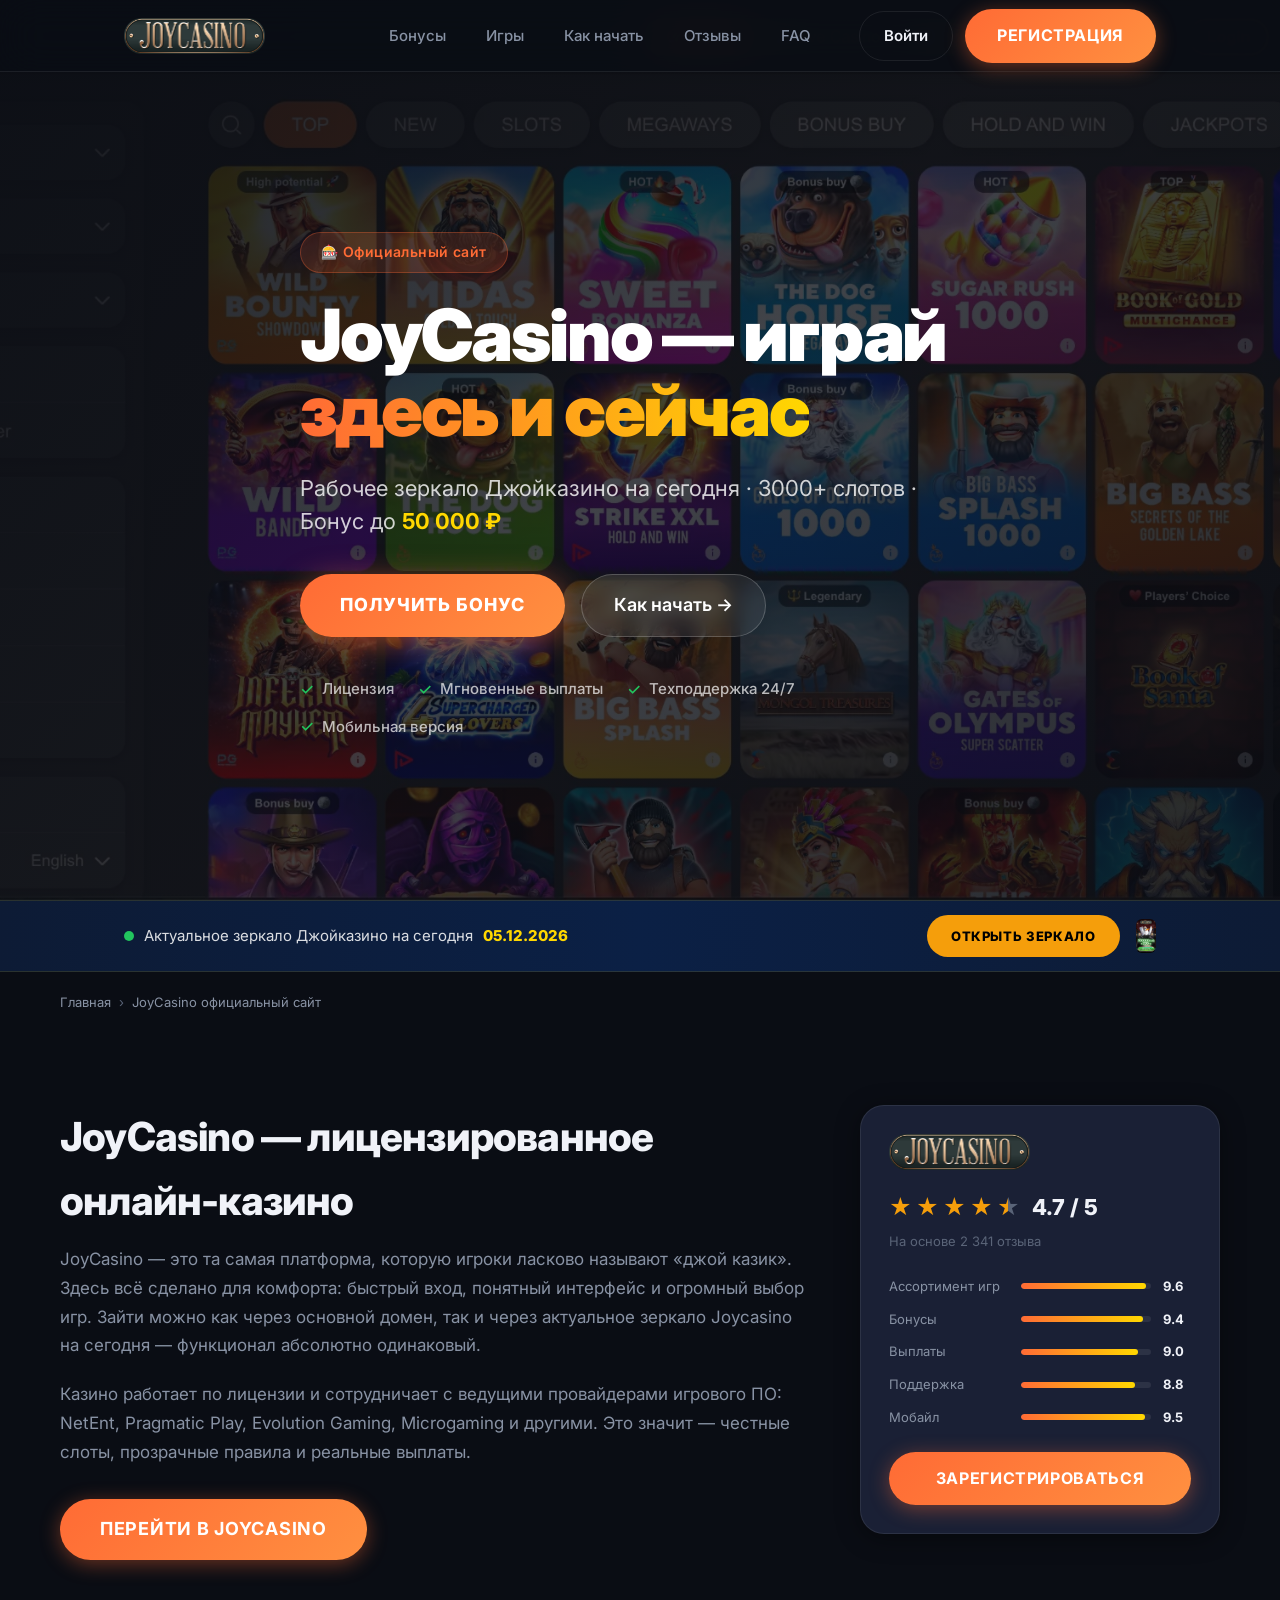
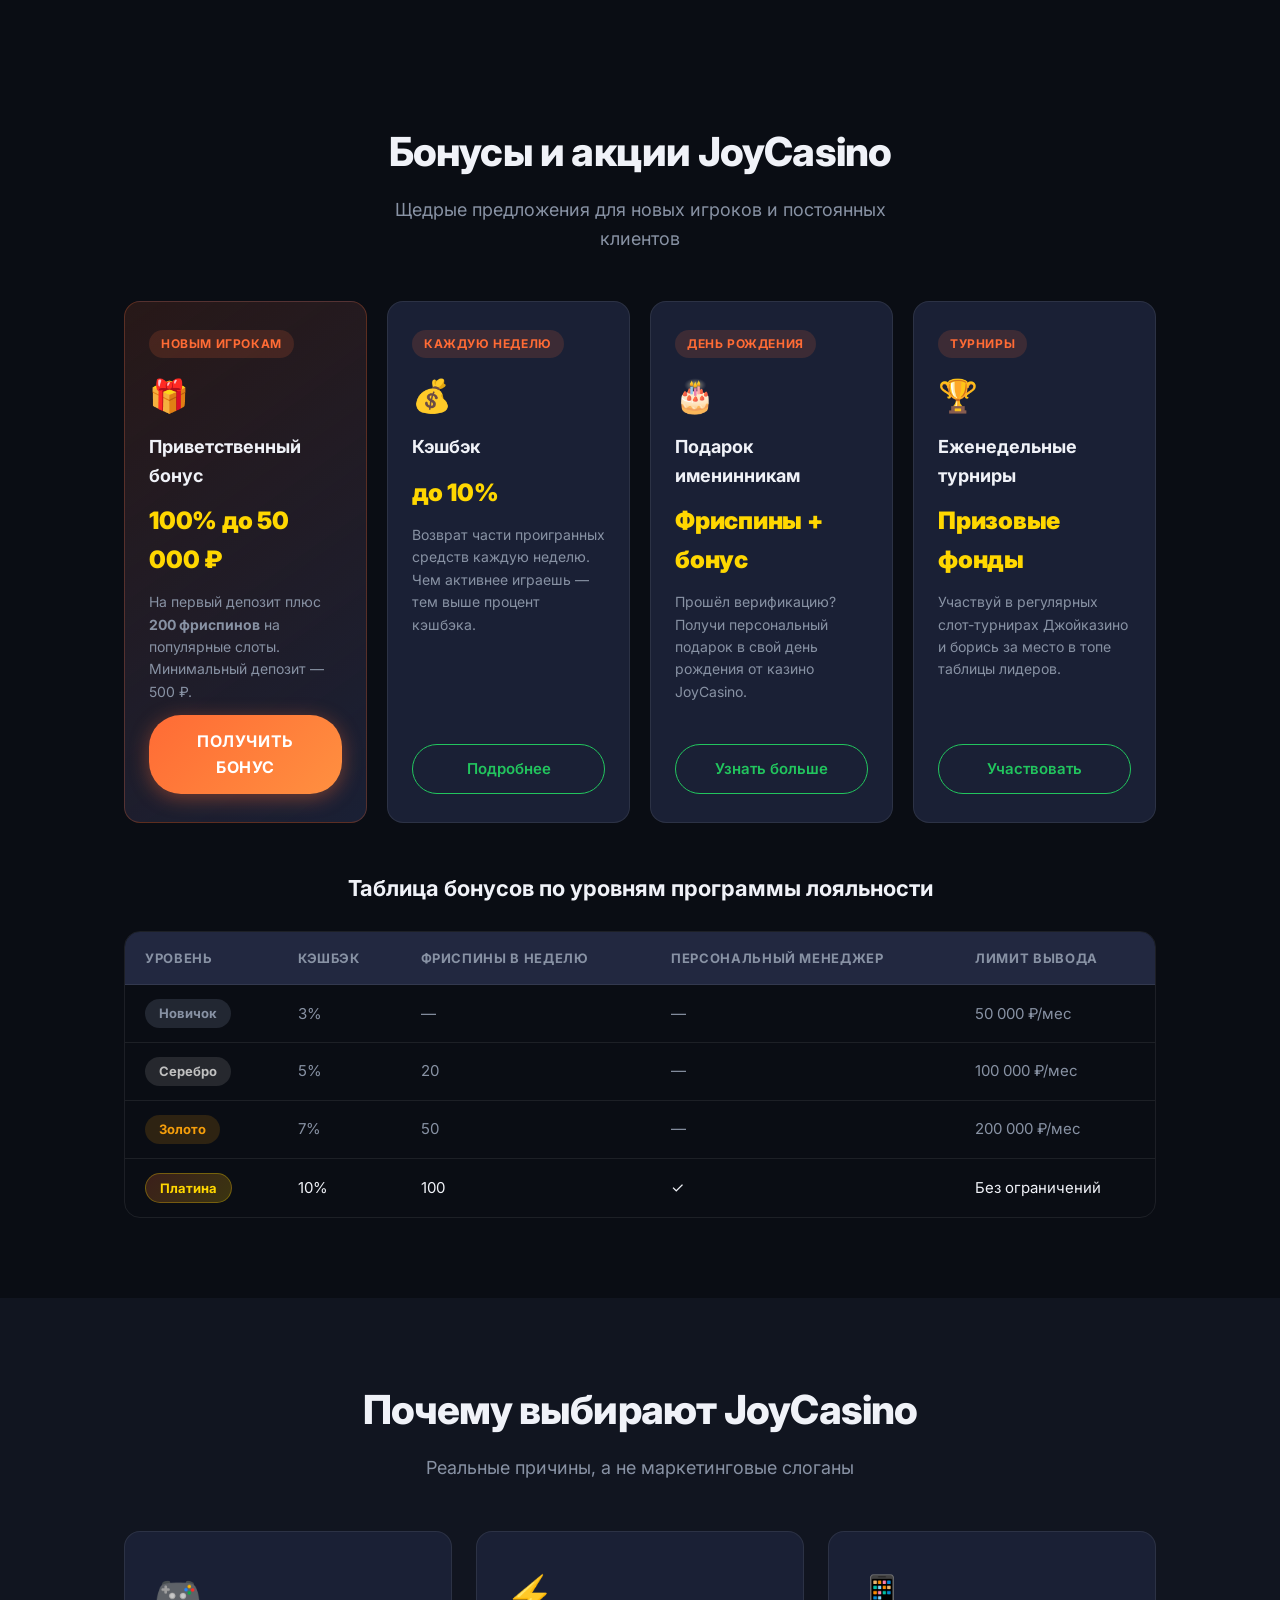
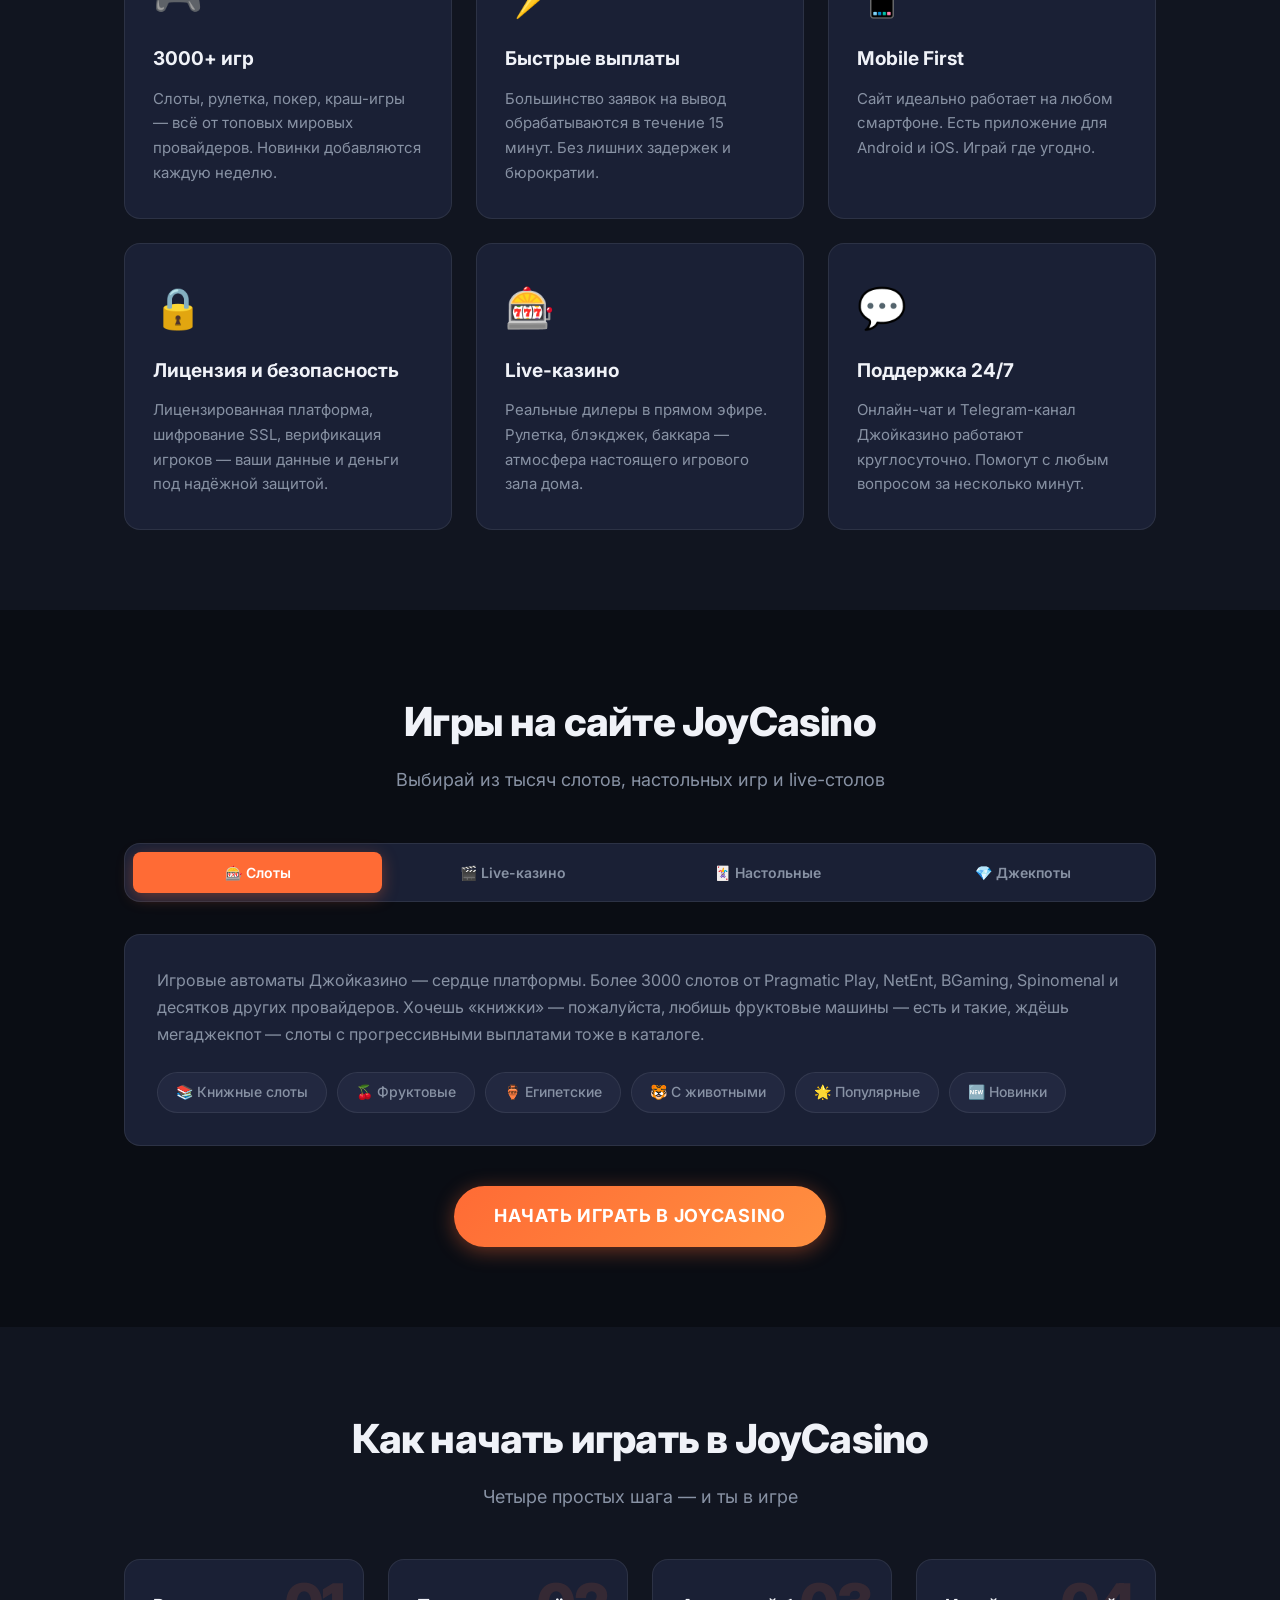
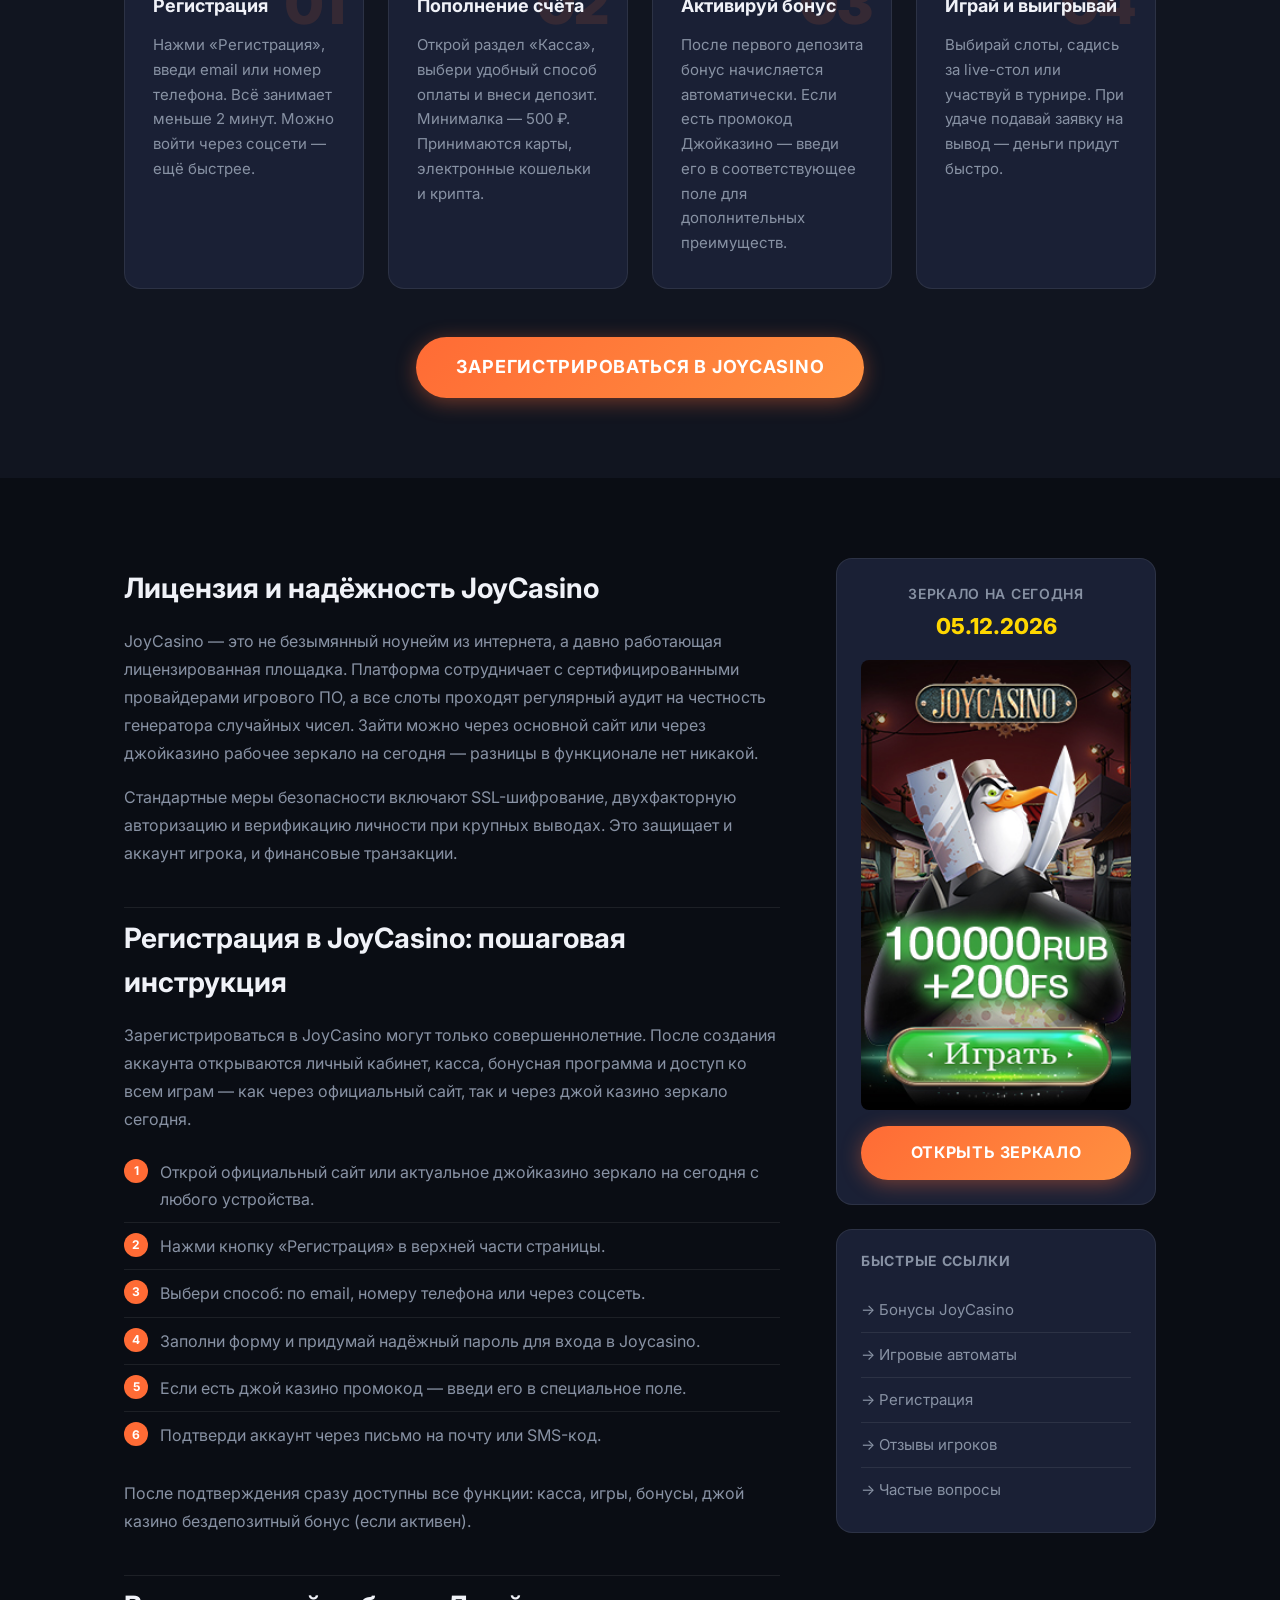
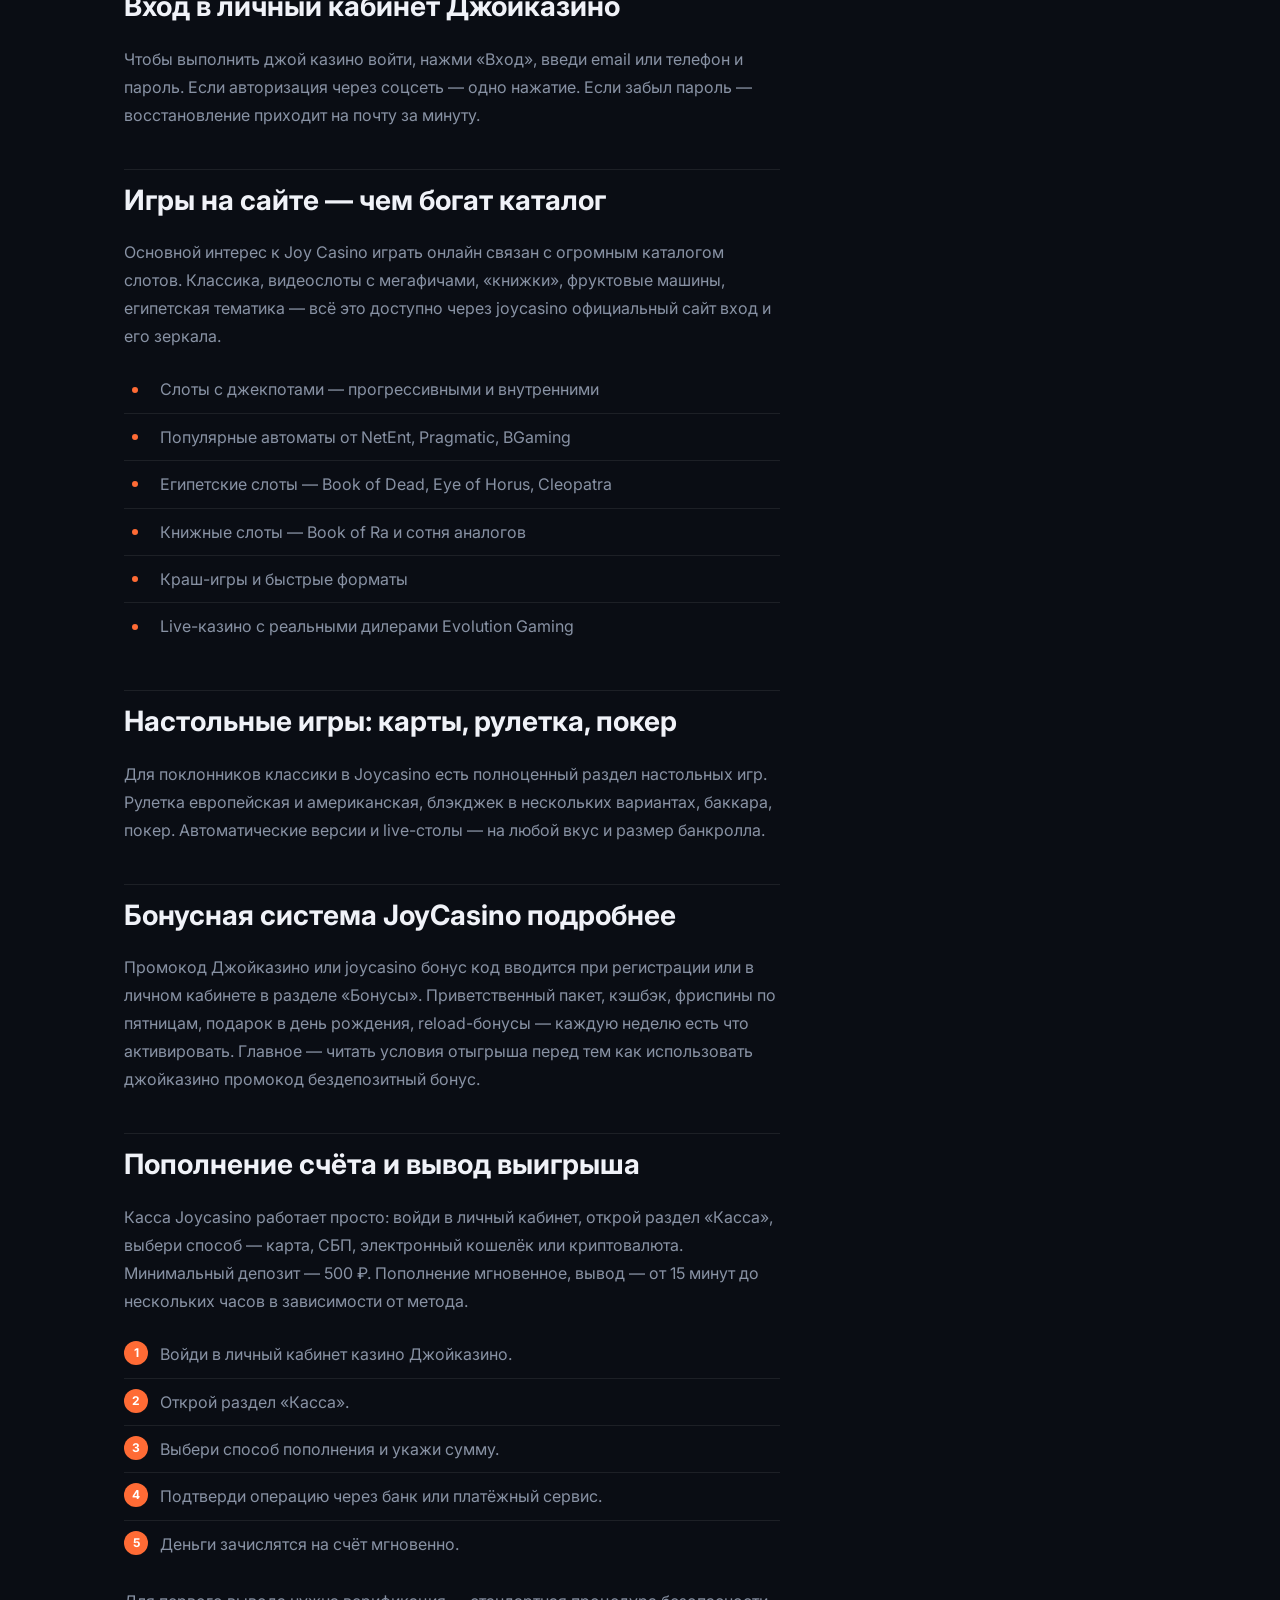
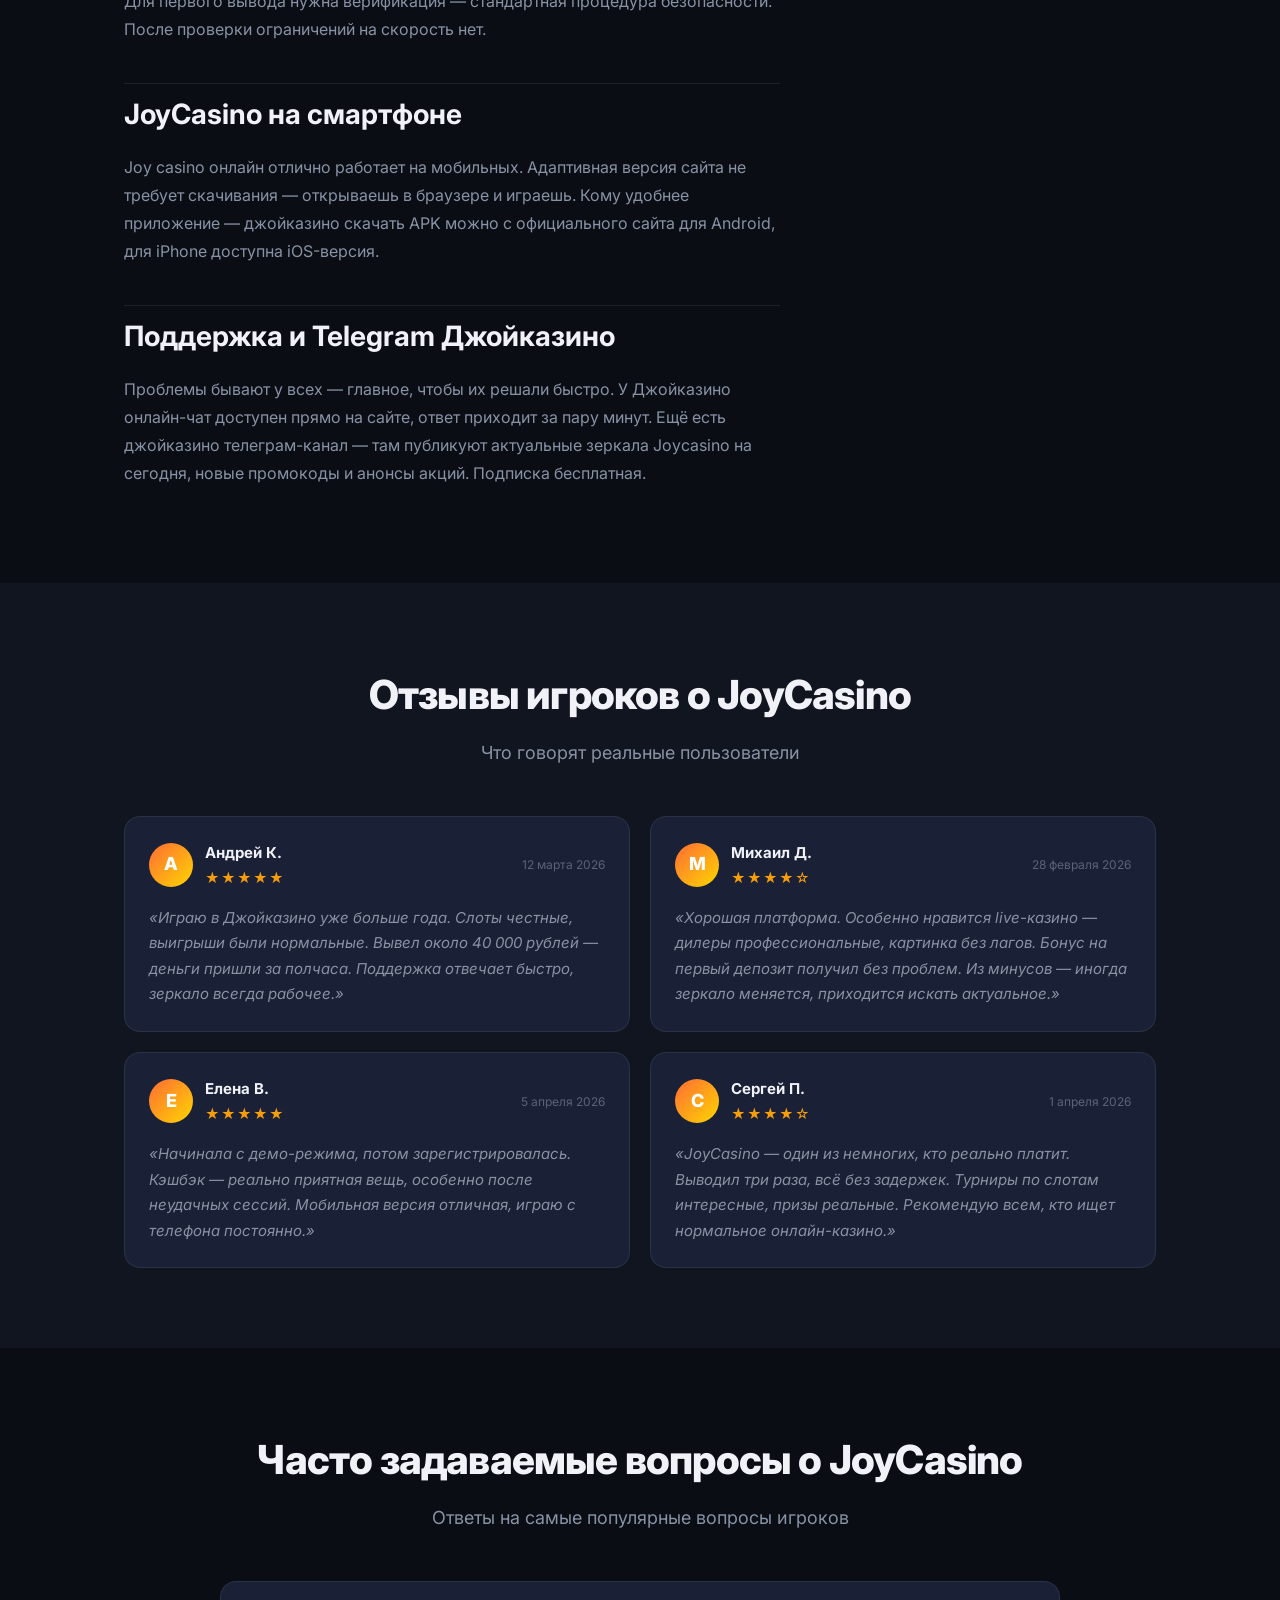
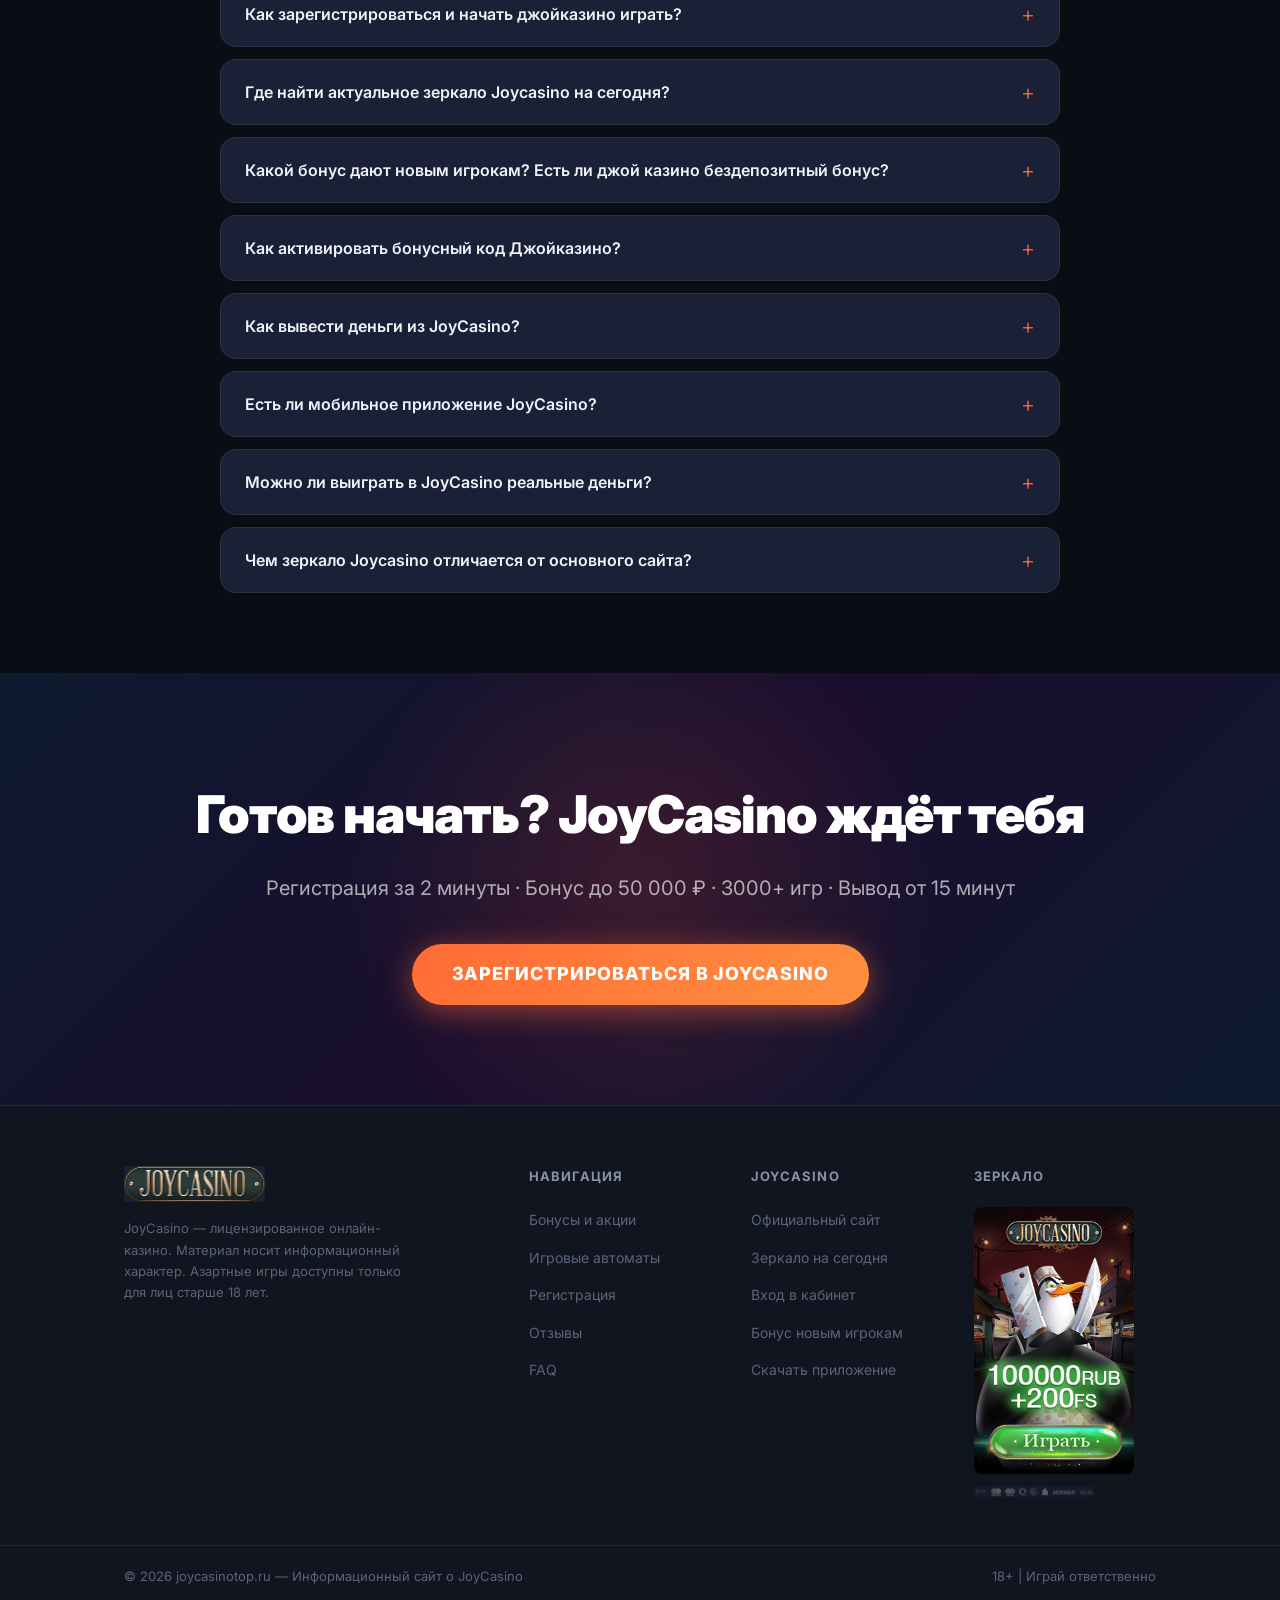
<file: index.html>
<!DOCTYPE html>
<html lang="ru-RU">
<head>
  <meta charset="UTF-8">
  <meta name="viewport" content="width=device-width, initial-scale=1.0">
  <title>JoyCasino — официальный сайт онлайн-казино, рабочее зеркало Джойказино, регистрация и вход</title>
  <meta name="description" content="JoyCasino официальный сайт: вход в личный кабинет, регистрация, актуальное зеркало Джойказино на сегодня. Лицензионные игровые автоматы, live-казино, бонусы до 50 000 ₽, кэшбэк, фриспины.">
  <meta name="keywords" content="joycasino официальный сайт, джойказино зеркало на сегодня, joy casino вход, джой казино официальный сайт зеркало, joycasino регистрация, джойказино рабочее зеркало, joy casino бонус, джойказино играть, joycasino зеркало сегодня">
  <meta name="robots" content="index, follow, max-snippet:-1, max-image-preview:large, max-video-preview:-1">
  <link rel="canonical" href="https://joycasinotop.ru/">

  <!-- Open Graph -->
  <meta property="og:type" content="website">
  <meta property="og:locale" content="ru_RU">
  <meta property="og:title" content="JoyCasino — официальный сайт казино онлайн, зеркало Джойказино">
  <meta property="og:description" content="Войдите в JoyCasino: рабочее зеркало на сегодня, регистрация за 1 минуту, бонус до 50 000 ₽ на первый депозит, 3000+ слотов и live-столы с реальными дилерами.">
  <meta property="og:url" content="https://joycasinotop.ru/">
  <meta property="og:site_name" content="JoyCasino Top — официальный сайт">
  <meta property="og:image" content="https://joycasinotop.ru/pics/ban.jpg">
  <meta property="og:image:width" content="1200">
  <meta property="og:image:height" content="630">

  <!-- Twitter Card -->
  <meta name="twitter:card" content="summary_large_image">
  <meta name="twitter:title" content="JoyCasino официальный сайт — зеркало Джойказино на сегодня">
  <meta name="twitter:description" content="Рабочее зеркало JoyCasino, регистрация, бонусы, 3000+ слотов.">
  <meta name="twitter:image" content="https://joycasinotop.ru/pics/ban.jpg">

  <!-- Favicons -->
  <link rel="icon" type="image/png" href="pics/favicon.png">
  <link rel="shortcut icon" href="pics/favicon.png">
  <link rel="apple-touch-icon" href="pics/favicon.png">

  <!-- Preload critical assets -->
  <link rel="preload" href="styles/style.css" as="style">
  <link rel="preload" href="pics/ban.jpg" as="image">
  <link rel="preload" href="pics/logo.png" as="image">
  <link rel="preconnect" href="https://fonts.googleapis.com">
  <link rel="preconnect" href="https://fonts.gstatic.com" crossorigin>
  <link href="https://fonts.googleapis.com/css2?family=Inter:wght@400;500;600;700;800;900&display=swap" rel="stylesheet">

  <link rel="stylesheet" href="styles/style.css">

  <!-- Schema.org: Organization -->
  <script type="application/ld+json">
  {
    "@context": "https://schema.org",
    "@type": "Organization",
    "name": "JoyCasino",
    "url": "https://joycasinotop.ru/",
    "logo": "https://joycasinotop.ru/pics/logo.png",
    "description": "JoyCasino — лицензированное онлайн-казино с игровыми автоматами, live-столами и щедрыми бонусами.",
    "contactPoint": {
      "@type": "ContactPoint",
      "contactType": "customer support",
      "availableLanguage": "Russian"
    }
  }
  </script>

  <!-- Schema.org: Product + Offer + AggregateRating -->
  <script type="application/ld+json">
  {
    "@context": "https://schema.org",
    "@type": "Product",
    "name": "JoyCasino — онлайн-казино",
    "description": "Лицензированная игровая платформа с 3000+ слотами, live-казино, приветственным бонусом до 50 000 ₽ и ежедневным кэшбэком.",
    "image": "https://joycasinotop.ru/pics/ban.jpg",
    "brand": {
      "@type": "Brand",
      "name": "JoyCasino"
    },
    "offers": {
      "@type": "Offer",
      "name": "Приветственный бонус до 50 000 ₽ + 200 фриспинов",
      "description": "Бонус на первый депозит 100% до 50 000 ₽ и 200 бесплатных вращений для новых игроков.",
      "priceCurrency": "RUB",
      "price": "0",
      "availability": "https://schema.org/InStock",
      "url": "https://joycasinotop.ru/reg.html"
    },
    "aggregateRating": {
      "@type": "AggregateRating",
      "ratingValue": "4.7",
      "reviewCount": "2341",
      "bestRating": "5",
      "worstRating": "1"
    }
  }
  </script>

  <!-- Schema.org: BreadcrumbList -->
  <script type="application/ld+json">
  {
    "@context": "https://schema.org",
    "@type": "BreadcrumbList",
    "itemListElement": [
      {
        "@type": "ListItem",
        "position": 1,
        "name": "Главная",
        "item": "https://joycasinotop.ru/"
      },
      {
        "@type": "ListItem",
        "position": 2,
        "name": "Регистрация в JoyCasino",
        "item": "https://joycasinotop.ru/reg.html"
      }
    ]
  }
  </script>

  <!-- Schema.org: FAQPage -->
  <script type="application/ld+json">
  {
    "@context": "https://schema.org",
    "@type": "FAQPage",
    "mainEntity": [
      {
        "@type": "Question",
        "name": "Как зарегистрироваться в JoyCasino?",
        "acceptedAnswer": {
          "@type": "Answer",
          "text": "Нажмите кнопку «Регистрация», введите email или номер телефона, придумайте пароль и подтвердите аккаунт. Весь процесс занимает не более 2 минут."
        }
      },
      {
        "@type": "Question",
        "name": "Где найти рабочее зеркало JoyCasino на сегодня?",
        "acceptedAnswer": {
          "@type": "Answer",
          "text": "Актуальное рабочее зеркало Джойказино всегда доступно на нашем сайте joycasinotop.ru. Зеркало полностью идентично основному сайту — тот же аккаунт, баланс и бонусы."
        }
      },
      {
        "@type": "Question",
        "name": "Какой бонус дают новым игрокам в JoyCasino?",
        "acceptedAnswer": {
          "@type": "Answer",
          "text": "Новые игроки получают приветственный пакет: 100% бонус на первый депозит до 50 000 ₽ плюс 200 бесплатных вращений на популярные слоты."
        }
      },
      {
        "@type": "Question",
        "name": "Как вывести деньги из JoyCasino?",
        "acceptedAnswer": {
          "@type": "Answer",
          "text": "Откройте раздел «Касса», выберите способ вывода, укажите сумму и подтвердите заявку. Перед первым выводом потребуется пройти верификацию личности."
        }
      },
      {
        "@type": "Question",
        "name": "Есть ли мобильное приложение JoyCasino?",
        "acceptedAnswer": {
          "@type": "Answer",
          "text": "Да, JoyCasino доступен на смартфонах через адаптивную мобильную версию сайта, а также через приложение для Android (APK-файл) и iOS."
        }
      },
      {
        "@type": "Question",
        "name": "Можно ли играть бесплатно в JoyCasino?",
        "acceptedAnswer": {
          "@type": "Answer",
          "text": "Да, большинство слотов доступны в демо-режиме без регистрации. Для игры на реальные деньги необходимо создать аккаунт и пополнить счёт."
        }
      }
    ]
  }
  </script>
</head>
<body>

<!-- HEADER -->
<header id="header">
  <div class="header-inner container">
    <a href="/" class="header-logo" aria-label="JoyCasino — главная страница">
      <img src="pics/logo-new.svg" alt="JoyCasino официальный сайт" width="160" height="48">
    </a>
    <nav class="header-nav" aria-label="Основная навигация">
      <a href="#bonuses" class="nav-link">Бонусы</a>
      <a href="#games" class="nav-link">Игры</a>
      <a href="#how-to-start" class="nav-link">Как начать</a>
      <a href="#reviews" class="nav-link">Отзывы</a>
      <a href="#faq" class="nav-link">FAQ</a>
    </nav>
    <div class="header-actions">
      <a href="reg.html" target="_blank" class="btn-ghost">Войти</a>
      <a href="reg.html" target="_blank" class="btn-primary">Регистрация</a>
    </div>
    <button class="burger" id="burger" aria-label="Меню" aria-expanded="false">
      <span></span><span></span><span></span>
    </button>
  </div>
  <div class="mobile-menu" id="mobileMenu" aria-hidden="true">
    <a href="#bonuses" class="mob-nav-link">Бонусы</a>
    <a href="#games" class="mob-nav-link">Игры</a>
    <a href="#how-to-start" class="mob-nav-link">Как начать</a>
    <a href="#reviews" class="mob-nav-link">Отзывы</a>
    <a href="#faq" class="mob-nav-link">FAQ</a>
    <a href="reg.html" target="_blank" class="btn-primary mob-cta">Зарегистрироваться</a>
  </div>
</header>

<!-- HERO BANNER -->
<section class="hero" id="hero">
  <div class="hero-bg">
    <a href="reg.html" target="_blank" rel="nofollow">
      <img src="pics/hero-bg.webp" alt="JoyCasino официальный сайт — рабочее зеркало Джойказино на сегодня" class="hero-img" fetchpriority="high">
    </a>
  </div>
  <div class="hero-content container">
    <div class="hero-badge">🎰 Официальный сайт</div>
    <h1>JoyCasino — играй <span class="accent">здесь и сейчас</span></h1>
    <p class="hero-sub">Рабочее зеркало Джойказино на сегодня · 3000+ слотов · Бонус до <strong>50 000 ₽</strong></p>
    <div class="hero-cta-group">
      <a href="reg.html" target="_blank" class="btn-hero" rel="nofollow">Получить бонус</a>
      <a href="#how-to-start" class="btn-hero-ghost">Как начать →</a>
    </div>
    <div class="hero-trust">
      <div class="trust-item"><span class="trust-icon">✓</span> Лицензия</div>
      <div class="trust-item"><span class="trust-icon">✓</span> Мгновенные выплаты</div>
      <div class="trust-item"><span class="trust-icon">✓</span> Техподдержка 24/7</div>
      <div class="trust-item"><span class="trust-icon">✓</span> Мобильная версия</div>
    </div>
  </div>
</section>

<!-- MIRROR ALERT BAR -->
<div class="mirror-bar" id="mirror-bar">
  <div class="container mirror-inner">
    <div class="mirror-left">
      <span class="mirror-pulse"></span>
      <div class="mirror-text">
        <span class="mirror-label">Актуальное зеркало Джойказино на сегодня</span>
        <strong class="mirror-date" id="today-date">11.04.2026</strong>
      </div>
    </div>
    <a href="reg.html" target="_blank" class="mirror-btn" rel="nofollow">Открыть зеркало</a>
    <img src="pics/baner.gif" alt="Зеркало JoyCasino" loading="lazy" class="mirror-gif">
  </div>
</div>

<!-- BREADCRUMBS -->
<nav class="breadcrumbs container" aria-label="Хлебные крошки">
  <ol class="breadcrumb-list">
    <li><a href="/">Главная</a></li>
    <li aria-current="page">JoyCasino официальный сайт</li>
  </ol>
</nav>

<!-- INTRO + RATING -->
<section class="intro section container" id="intro">
  <div class="intro-grid">
    <div class="intro-text">
      <h2 class="section-title">JoyCasino — лицензированное онлайн-казино</h2>
      <p>JoyCasino — это та самая платформа, которую игроки ласково называют «джой казик». Здесь всё сделано для комфорта: быстрый вход, понятный интерфейс и огромный выбор игр. Зайти можно как через основной домен, так и через актуальное зеркало Joycasino на сегодня — функционал абсолютно одинаковый.</p>
      <p>Казино работает по лицензии и сотрудничает с ведущими провайдерами игрового ПО: NetEnt, Pragmatic Play, Evolution Gaming, Microgaming и другими. Это значит — честные слоты, прозрачные правила и реальные выплаты.</p>
      <div class="intro-cta">
        <a href="reg.html" target="_blank" class="btn-primary btn-large" rel="nofollow">Перейти в JoyCasino</a>
      </div>
    </div>
    <div class="rating-card">
      <div class="rating-logo">
        <img src="pics/logo-new.svg" alt="JoyCasino логотип" loading="lazy" width="120" height="36">
      </div>
      <div class="rating-stars">
        <span class="star filled">★</span><span class="star filled">★</span><span class="star filled">★</span><span class="star filled">★</span><span class="star half">★</span>
        <span class="rating-num">4.7 / 5</span>
      </div>
      <div class="rating-count">На основе 2 341 отзыва</div>
      <div class="rating-rows">
        <div class="rating-row">
          <span>Ассортимент игр</span>
          <div class="rating-bar"><div class="bar-fill" style="width:96%"></div></div>
          <span>9.6</span>
        </div>
        <div class="rating-row">
          <span>Бонусы</span>
          <div class="rating-bar"><div class="bar-fill" style="width:94%"></div></div>
          <span>9.4</span>
        </div>
        <div class="rating-row">
          <span>Выплаты</span>
          <div class="rating-bar"><div class="bar-fill" style="width:90%"></div></div>
          <span>9.0</span>
        </div>
        <div class="rating-row">
          <span>Поддержка</span>
          <div class="rating-bar"><div class="bar-fill" style="width:88%"></div></div>
          <span>8.8</span>
        </div>
        <div class="rating-row">
          <span>Мобайл</span>
          <div class="rating-bar"><div class="bar-fill" style="width:95%"></div></div>
          <span>9.5</span>
        </div>
      </div>
      <a href="reg.html" target="_blank" class="btn-primary btn-full" rel="nofollow">Зарегистрироваться</a>
    </div>
  </div>
</section>

<!-- BONUS TABLE -->
<section class="bonuses section" id="bonuses">
  <div class="container">
    <div class="section-header">
      <h2 class="section-title">Бонусы и акции JoyCasino</h2>
      <p class="section-sub">Щедрые предложения для новых игроков и постоянных клиентов</p>
    </div>
    <div class="bonus-cards">
      <div class="bonus-card bonus-card--main">
        <div class="bonus-tag">Новым игрокам</div>
        <div class="bonus-icon">🎁</div>
        <h3>Приветственный бонус</h3>
        <div class="bonus-amount">100% до 50 000 ₽</div>
        <p>На первый депозит плюс <strong>200 фриспинов</strong> на популярные слоты. Минимальный депозит — 500 ₽.</p>
        <a href="reg.html" target="_blank" class="btn-primary" rel="nofollow">Получить бонус</a>
      </div>
      <div class="bonus-card">
        <div class="bonus-tag">Каждую неделю</div>
        <div class="bonus-icon">💰</div>
        <h3>Кэшбэк</h3>
        <div class="bonus-amount">до 10%</div>
        <p>Возврат части проигранных средств каждую неделю. Чем активнее играешь — тем выше процент кэшбэка.</p>
        <a href="reg.html" target="_blank" class="btn-ghost-green" rel="nofollow">Подробнее</a>
      </div>
      <div class="bonus-card">
        <div class="bonus-tag">День рождения</div>
        <div class="bonus-icon">🎂</div>
        <h3>Подарок именинникам</h3>
        <div class="bonus-amount">Фриспины + бонус</div>
        <p>Прошёл верификацию? Получи персональный подарок в свой день рождения от казино JoyCasino.</p>
        <a href="reg.html" target="_blank" class="btn-ghost-green" rel="nofollow">Узнать больше</a>
      </div>
      <div class="bonus-card">
        <div class="bonus-tag">Турниры</div>
        <div class="bonus-icon">🏆</div>
        <h3>Еженедельные турниры</h3>
        <div class="bonus-amount">Призовые фонды</div>
        <p>Участвуй в регулярных слот-турнирах Джойказино и борись за место в топе таблицы лидеров.</p>
        <a href="reg.html" target="_blank" class="btn-ghost-green" rel="nofollow">Участвовать</a>
      </div>
    </div>

    <!-- Bonus multiplier table -->
    <div class="bonus-table-wrap">
      <h3 class="table-title">Таблица бонусов по уровням программы лояльности</h3>
      <div class="table-scroll">
        <table class="bonus-table">
          <thead>
            <tr>
              <th>Уровень</th>
              <th>Кэшбэк</th>
              <th>Фриспины в неделю</th>
              <th>Персональный менеджер</th>
              <th>Лимит вывода</th>
            </tr>
          </thead>
          <tbody>
            <tr>
              <td><span class="level level-1">Новичок</span></td>
              <td>3%</td>
              <td>—</td>
              <td>—</td>
              <td>50 000 ₽/мес</td>
            </tr>
            <tr>
              <td><span class="level level-2">Серебро</span></td>
              <td>5%</td>
              <td>20</td>
              <td>—</td>
              <td>100 000 ₽/мес</td>
            </tr>
            <tr>
              <td><span class="level level-3">Золото</span></td>
              <td>7%</td>
              <td>50</td>
              <td>—</td>
              <td>200 000 ₽/мес</td>
            </tr>
            <tr class="highlight-row">
              <td><span class="level level-4">Платина</span></td>
              <td>10%</td>
              <td>100</td>
              <td>✓</td>
              <td>Без ограничений</td>
            </tr>
          </tbody>
        </table>
      </div>
    </div>
  </div>
</section>

<!-- WHY US -->
<section class="why-us section" id="why-us">
  <div class="container">
    <div class="section-header">
      <h2 class="section-title">Почему выбирают JoyCasino</h2>
      <p class="section-sub">Реальные причины, а не маркетинговые слоганы</p>
    </div>
    <div class="why-grid">
      <div class="why-card">
        <div class="why-icon">🎮</div>
        <h3>3000+ игр</h3>
        <p>Слоты, рулетка, покер, краш-игры — всё от топовых мировых провайдеров. Новинки добавляются каждую неделю.</p>
      </div>
      <div class="why-card">
        <div class="why-icon">⚡</div>
        <h3>Быстрые выплаты</h3>
        <p>Большинство заявок на вывод обрабатываются в течение 15 минут. Без лишних задержек и бюрократии.</p>
      </div>
      <div class="why-card">
        <div class="why-icon">📱</div>
        <h3>Mobile First</h3>
        <p>Сайт идеально работает на любом смартфоне. Есть приложение для Android и iOS. Играй где угодно.</p>
      </div>
      <div class="why-card">
        <div class="why-icon">🔒</div>
        <h3>Лицензия и безопасность</h3>
        <p>Лицензированная платформа, шифрование SSL, верификация игроков — ваши данные и деньги под надёжной защитой.</p>
      </div>
      <div class="why-card">
        <div class="why-icon">🎰</div>
        <h3>Live-казино</h3>
        <p>Реальные дилеры в прямом эфире. Рулетка, блэкджек, баккара — атмосфера настоящего игрового зала дома.</p>
      </div>
      <div class="why-card">
        <div class="why-icon">💬</div>
        <h3>Поддержка 24/7</h3>
        <p>Онлайн-чат и Telegram-канал Джойказино работают круглосуточно. Помогут с любым вопросом за несколько минут.</p>
      </div>
    </div>
  </div>
</section>

<!-- GAMES SECTION -->
<section class="games section" id="games">
  <div class="container">
    <div class="section-header">
      <h2 class="section-title">Игры на сайте JoyCasino</h2>
      <p class="section-sub">Выбирай из тысяч слотов, настольных игр и live-столов</p>
    </div>

    <div class="games-tabs" role="tablist">
      <button class="games-tab active" data-tab="slots" role="tab" aria-selected="true">🎰 Слоты</button>
      <button class="games-tab" data-tab="live" role="tab" aria-selected="false">🎬 Live-казино</button>
      <button class="games-tab" data-tab="table" role="tab" aria-selected="false">🃏 Настольные</button>
      <button class="games-tab" data-tab="jackpot" role="tab" aria-selected="false">💎 Джекпоты</button>
    </div>

    <div class="games-content active" id="tab-slots">
      <div class="games-text">
        <p>Игровые автоматы Джойказино — сердце платформы. Более 3000 слотов от Pragmatic Play, NetEnt, BGaming, Spinomenal и десятков других провайдеров. Хочешь «книжки» — пожалуйста, любишь фруктовые машины — есть и такие, ждёшь мегаджекпот — слоты с прогрессивными выплатами тоже в каталоге.</p>
        <div class="games-categories">
          <span class="game-tag">📚 Книжные слоты</span>
          <span class="game-tag">🍒 Фруктовые</span>
          <span class="game-tag">🏺 Египетские</span>
          <span class="game-tag">🐯 С животными</span>
          <span class="game-tag">🌟 Популярные</span>
          <span class="game-tag">🆕 Новинки</span>
        </div>
      </div>
    </div>

    <div class="games-content" id="tab-live">
      <div class="games-text">
        <p>Live-казино Джойказино — это живые дилеры, профессиональные студии и ставки в реальном времени. Evolution Gaming и Pragmatic Play Live обеспечивают безупречный стриминг, так что каждая раздача карт чёткая и без фризов. Выбирай из десятков столов по любимой дисциплине.</p>
        <div class="games-categories">
          <span class="game-tag">🎡 Рулетка</span>
          <span class="game-tag">🃏 Блэкджек</span>
          <span class="game-tag">🀄 Баккара</span>
          <span class="game-tag">♠️ Покер</span>
          <span class="game-tag">🎯 Game Shows</span>
        </div>
      </div>
    </div>

    <div class="games-content" id="tab-table">
      <div class="games-text">
        <p>Предпочитаешь игру без спешки? Настольные игры Джойказино — это автоматические версии рулетки, блэкджека, покера и других классических дисциплин. Делай ставки в своём темпе, отрабатывай стратегии и получай удовольствие от игры.</p>
        <div class="games-categories">
          <span class="game-tag">🎡 Рулетка</span>
          <span class="game-tag">🃏 Блэкджек</span>
          <span class="game-tag">♠️ Покер</span>
          <span class="game-tag">🀄 Баккара</span>
          <span class="game-tag">🎲 Кости</span>
        </div>
      </div>
    </div>

    <div class="games-content" id="tab-jackpot">
      <div class="games-text">
        <p>Джекпоты JoyCasino разыгрываются независимо — это значит, что выиграть можно в любой момент. Достаточно делать минимальную ставку и удача может повернуться к тебе в любую секунду. Прогрессивные призовые фонды растут с каждой сыгранной ставкой на платформе.</p>
        <div class="games-categories">
          <span class="game-tag">💎 Мегаджекпот</span>
          <span class="game-tag">⚡ Мини-джекпот</span>
          <span class="game-tag">🌟 Макси-джекпот</span>
        </div>
      </div>
    </div>

    <div class="games-cta">
      <a href="reg.html" target="_blank" class="btn-primary btn-large" rel="nofollow">Начать играть в JoyCasino</a>
    </div>
  </div>
</section>

<!-- HOW TO START -->
<section class="how-to section" id="how-to-start">
  <div class="container">
    <div class="section-header">
      <h2 class="section-title">Как начать играть в JoyCasino</h2>
      <p class="section-sub">Четыре простых шага — и ты в игре</p>
    </div>
    <div class="steps-grid">
      <div class="step-card">
        <div class="step-num">01</div>
        <h3>Регистрация</h3>
        <p>Нажми «Регистрация», введи email или номер телефона. Всё занимает меньше 2 минут. Можно войти через соцсети — ещё быстрее.</p>
      </div>
      <div class="step-card">
        <div class="step-num">02</div>
        <h3>Пополнение счёта</h3>
        <p>Открой раздел «Касса», выбери удобный способ оплаты и внеси депозит. Минималка — 500 ₽. Принимаются карты, электронные кошельки и крипта.</p>
      </div>
      <div class="step-card">
        <div class="step-num">03</div>
        <h3>Активируй бонус</h3>
        <p>После первого депозита бонус начисляется автоматически. Если есть промокод Джойказино — введи его в соответствующее поле для дополнительных преимуществ.</p>
      </div>
      <div class="step-card">
        <div class="step-num">04</div>
        <h3>Играй и выигрывай</h3>
        <p>Выбирай слоты, садись за live-стол или участвуй в турнире. При удаче подавай заявку на вывод — деньги придут быстро.</p>
      </div>
    </div>
    <div class="how-cta">
      <a href="reg.html" target="_blank" class="btn-primary btn-large btn-pulse" rel="nofollow">Зарегистрироваться в JoyCasino</a>
    </div>
  </div>
</section>

<!-- MAIN CONTENT: LICENSE + REGISTRATION DETAILED -->
<section class="content-section section" id="about">
  <div class="container content-two-col">
    <div class="content-main">

      <h2>Лицензия и надёжность JoyCasino</h2>
      <p>JoyCasino — это не безымянный ноунейм из интернета, а давно работающая лицензированная площадка. Платформа сотрудничает с сертифицированными провайдерами игрового ПО, а все слоты проходят регулярный аудит на честность генератора случайных чисел. Зайти можно через основной сайт или через джойказино рабочее зеркало на сегодня — разницы в функционале нет никакой.</p>
      <p>Стандартные меры безопасности включают SSL-шифрование, двухфакторную авторизацию и верификацию личности при крупных выводах. Это защищает и аккаунт игрока, и финансовые транзакции.</p>

      <h2>Регистрация в JoyCasino: пошаговая инструкция</h2>
      <p>Зарегистрироваться в JoyCasino могут только совершеннолетние. После создания аккаунта открываются личный кабинет, касса, бонусная программа и доступ ко всем играм — как через официальный сайт, так и через джой казино зеркало сегодня.</p>
      <ol class="content-ol">
        <li>Открой официальный сайт или актуальное джойказино зеркало на сегодня с любого устройства.</li>
        <li>Нажми кнопку «Регистрация» в верхней части страницы.</li>
        <li>Выбери способ: по email, номеру телефона или через соцсеть.</li>
        <li>Заполни форму и придумай надёжный пароль для входа в Joycasino.</li>
        <li>Если есть джой казино промокод — введи его в специальное поле.</li>
        <li>Подтверди аккаунт через письмо на почту или SMS-код.</li>
      </ol>
      <p>После подтверждения сразу доступны все функции: касса, игры, бонусы, джой казино бездепозитный бонус (если активен).</p>

      <h2>Вход в личный кабинет Джойказино</h2>
      <p>Чтобы выполнить джой казино войти, нажми «Вход», введи email или телефон и пароль. Если авторизация через соцсеть — одно нажатие. Если забыл пароль — восстановление приходит на почту за минуту.</p>

      <h2>Игры на сайте — чем богат каталог</h2>
      <p>Основной интерес к Joy Casino играть онлайн связан с огромным каталогом слотов. Классика, видеослоты с мегафичами, «книжки», фруктовые машины, египетская тематика — всё это доступно через joycasino официальный сайт вход и его зеркала.</p>
      <ul class="content-ul">
        <li>Слоты с джекпотами — прогрессивными и внутренними</li>
        <li>Популярные автоматы от NetEnt, Pragmatic, BGaming</li>
        <li>Египетские слоты — Book of Dead, Eye of Horus, Cleopatra</li>
        <li>Книжные слоты — Book of Ra и сотня аналогов</li>
        <li>Краш-игры и быстрые форматы</li>
        <li>Live-казино с реальными дилерами Evolution Gaming</li>
      </ul>

      <h2>Настольные игры: карты, рулетка, покер</h2>
      <p>Для поклонников классики в Joycasino есть полноценный раздел настольных игр. Рулетка европейская и американская, блэкджек в нескольких вариантах, баккара, покер. Автоматические версии и live-столы — на любой вкус и размер банкролла.</p>

      <h2>Бонусная система JoyCasino подробнее</h2>
      <p>Промокод Джойказино или joycasino бонус код вводится при регистрации или в личном кабинете в разделе «Бонусы». Приветственный пакет, кэшбэк, фриспины по пятницам, подарок в день рождения, reload-бонусы — каждую неделю есть что активировать. Главное — читать условия отыгрыша перед тем как использовать джойказино промокод бездепозитный бонус.</p>

      <h2>Пополнение счёта и вывод выигрыша</h2>
      <p>Касса Joycasino работает просто: войди в личный кабинет, открой раздел «Касса», выбери способ — карта, СБП, электронный кошелёк или криптовалюта. Минимальный депозит — 500 ₽. Пополнение мгновенное, вывод — от 15 минут до нескольких часов в зависимости от метода.</p>
      <ol class="content-ol">
        <li>Войди в личный кабинет казино Джойказино.</li>
        <li>Открой раздел «Касса».</li>
        <li>Выбери способ пополнения и укажи сумму.</li>
        <li>Подтверди операцию через банк или платёжный сервис.</li>
        <li>Деньги зачислятся на счёт мгновенно.</li>
      </ol>
      <p>Для первого вывода нужна верификация — стандартная процедура безопасности. После проверки ограничений на скорость нет.</p>

      <h2>JoyCasino на смартфоне</h2>
      <p>Joy casino онлайн отлично работает на мобильных. Адаптивная версия сайта не требует скачивания — открываешь в браузере и играешь. Кому удобнее приложение — джойказино скачать APK можно с официального сайта для Android, для iPhone доступна iOS-версия.</p>

      <h2>Поддержка и Telegram Джойказино</h2>
      <p>Проблемы бывают у всех — главное, чтобы их решали быстро. У Джойказино онлайн-чат доступен прямо на сайте, ответ приходит за пару минут. Ещё есть джойказино телеграм-канал — там публикуют актуальные зеркала Joycasino на сегодня, новые промокоды и анонсы акций. Подписка бесплатная.</p>

    </div>
    <aside class="content-aside">
      <div class="aside-mirror">
        <div class="aside-mirror-title">Зеркало на сегодня</div>
        <div class="aside-date" id="aside-date">11.04.2026</div>
        <a href="reg.html" target="_blank" rel="nofollow">
          <img src="pics/baner.gif" alt="Зеркало Joycasino на сегодня — рабочая ссылка" loading="lazy" class="aside-gif">
        </a>
        <a href="reg.html" target="_blank" class="btn-primary btn-full" rel="nofollow">Открыть зеркало</a>
      </div>
      <div class="aside-quick-links">
        <h4>Быстрые ссылки</h4>
        <ul>
          <li><a href="#bonuses">→ Бонусы JoyCasino</a></li>
          <li><a href="#games">→ Игровые автоматы</a></li>
          <li><a href="#how-to-start">→ Регистрация</a></li>
          <li><a href="#reviews">→ Отзывы игроков</a></li>
          <li><a href="#faq">→ Частые вопросы</a></li>
        </ul>
      </div>
    </aside>
  </div>
</section>

<!-- REVIEWS -->
<section class="reviews section" id="reviews">
  <div class="container">
    <div class="section-header">
      <h2 class="section-title">Отзывы игроков о JoyCasino</h2>
      <p class="section-sub">Что говорят реальные пользователи</p>
    </div>
    <div class="reviews-grid">
      <div class="review-card">
        <div class="review-header">
          <div class="review-avatar">А</div>
          <div class="review-meta">
            <div class="review-name">Андрей К.</div>
            <div class="review-stars">★★★★★</div>
          </div>
          <div class="review-date">12 марта 2026</div>
        </div>
        <p class="review-text">«Играю в Джойказино уже больше года. Слоты честные, выигрыши были нормальные. Вывел около 40 000 рублей — деньги пришли за полчаса. Поддержка отвечает быстро, зеркало всегда рабочее.»</p>
      </div>
      <div class="review-card">
        <div class="review-header">
          <div class="review-avatar">М</div>
          <div class="review-meta">
            <div class="review-name">Михаил Д.</div>
            <div class="review-stars">★★★★☆</div>
          </div>
          <div class="review-date">28 февраля 2026</div>
        </div>
        <p class="review-text">«Хорошая платформа. Особенно нравится live-казино — дилеры профессиональные, картинка без лагов. Бонус на первый депозит получил без проблем. Из минусов — иногда зеркало меняется, приходится искать актуальное.»</p>
      </div>
      <div class="review-card">
        <div class="review-header">
          <div class="review-avatar">Е</div>
          <div class="review-meta">
            <div class="review-name">Елена В.</div>
            <div class="review-stars">★★★★★</div>
          </div>
          <div class="review-date">5 апреля 2026</div>
        </div>
        <p class="review-text">«Начинала с демо-режима, потом зарегистрировалась. Кэшбэк — реально приятная вещь, особенно после неудачных сессий. Мобильная версия отличная, играю с телефона постоянно.»</p>
      </div>
      <div class="review-card">
        <div class="review-header">
          <div class="review-avatar">С</div>
          <div class="review-meta">
            <div class="review-name">Сергей П.</div>
            <div class="review-stars">★★★★☆</div>
          </div>
          <div class="review-date">1 апреля 2026</div>
        </div>
        <p class="review-text">«JoyCasino — один из немногих, кто реально платит. Выводил три раза, всё без задержек. Турниры по слотам интересные, призы реальные. Рекомендую всем, кто ищет нормальное онлайн-казино.»</p>
      </div>
    </div>
  </div>
</section>

<!-- FAQ -->
<section class="faq section" id="faq">
  <div class="container">
    <div class="section-header">
      <h2 class="section-title">Часто задаваемые вопросы о JoyCasino</h2>
      <p class="section-sub">Ответы на самые популярные вопросы игроков</p>
    </div>
    <div class="faq-list">

      <div class="faq-item">
        <button class="faq-q" aria-expanded="false">
          Как зарегистрироваться и начать джойказино играть?
          <span class="faq-icon">+</span>
        </button>
        <div class="faq-a">
          <p>Нажми «Регистрация», введи email или номер телефона и придумай пароль. После подтверждения аккаунта сразу становятся доступны личный кабинет, касса, бонусы и игры. Весь процесс — максимум 2 минуты. Для джой казино войти после регистрации — кнопка «Вход» и твои данные.</p>
        </div>
      </div>

      <div class="faq-item">
        <button class="faq-q" aria-expanded="false">
          Где найти актуальное зеркало Joycasino на сегодня?
          <span class="faq-icon">+</span>
        </button>
        <div class="faq-a">
          <p>Рабочее зеркало JoyCasino на сегодня всегда доступно на нашем сайте. Джойказино зеркало сегодня — это тот же аккаунт, тот же баланс, те же бонусы, просто другой домен. Оно нужно только для обхода блокировок провайдера.</p>
        </div>
      </div>

      <div class="faq-item">
        <button class="faq-q" aria-expanded="false">
          Какой бонус дают новым игрокам? Есть ли джой казино бездепозитный бонус?
          <span class="faq-icon">+</span>
        </button>
        <div class="faq-a">
          <p>Новые игроки получают 100% на первый депозит до 50 000 ₽ + 200 фриспинов. Бездепозитные бонусы периодически появляются в виде специальных акций — следи за разделом «Акции» и джойказино телеграм-каналом. Промокод джойказино можно вводить при регистрации или в личном кабинете.</p>
        </div>
      </div>

      <div class="faq-item">
        <button class="faq-q" aria-expanded="false">
          Как активировать бонусный код Джойказино?
          <span class="faq-icon">+</span>
        </button>
        <div class="faq-a">
          <p>Если есть joycasino бонус код или промокод джой казино — введи его при регистрации в специальное поле, при пополнении счёта или в разделе «Бонусы» личного кабинета. После активации система применит предложение автоматически, если все условия выполнены.</p>
        </div>
      </div>

      <div class="faq-item">
        <button class="faq-q" aria-expanded="false">
          Как вывести деньги из JoyCasino?
          <span class="faq-icon">+</span>
        </button>
        <div class="faq-a">
          <p>Зайди в «Кассу», выбери способ вывода, укажи сумму и подтверди заявку. Первый вывод требует верификации личности — это стандартно для всех лицензионных казино. После проверки деньги приходят от 15 минут до нескольких часов.</p>
        </div>
      </div>

      <div class="faq-item">
        <button class="faq-q" aria-expanded="false">
          Есть ли мобильное приложение JoyCasino?
          <span class="faq-icon">+</span>
        </button>
        <div class="faq-a">
          <p>Да. Джойказино скачать APK-файл можно с официального сайта для Android. Для iOS доступна версия через App Store или адаптивная мобильная версия сайта — работает отлично в любом мобильном браузере без скачивания.</p>
        </div>
      </div>

      <div class="faq-item">
        <button class="faq-q" aria-expanded="false">
          Можно ли выиграть в JoyCasino реальные деньги?
          <span class="faq-icon">+</span>
        </button>
        <div class="faq-a">
          <p>Да, и многие игроки регулярно это делают. Результаты в слотах определяет генератор случайных чисел — он сертифицирован и честен. Выигрыши случаются, особенно в слотах с высоким RTP (96%+) и прогрессивными джекпотами. Главное — контролировать банкролл и не гнаться за отыгрышем.</p>
        </div>
      </div>

      <div class="faq-item">
        <button class="faq-q" aria-expanded="false">
          Чем зеркало Joycasino отличается от основного сайта?
          <span class="faq-icon">+</span>
        </button>
        <div class="faq-a">
          <p>Ничем, кроме доменного имени. Joycasino зеркало на сегодня — это полная копия основного сайта с тем же аккаунтом, балансом и бонусами. Джой казино зеркало сегодня нужно только если основной домен заблокирован провайдером.</p>
        </div>
      </div>

    </div>
  </div>
</section>

<!-- FINAL CTA -->
<section class="final-cta">
  <div class="container final-cta-inner">
    <h2>Готов начать? JoyCasino ждёт тебя</h2>
    <p>Регистрация за 2 минуты · Бонус до 50 000 ₽ · 3000+ игр · Вывод от 15 минут</p>
    <a href="reg.html" target="_blank" class="btn-hero btn-pulse" rel="nofollow">Зарегистрироваться в JoyCasino</a>
  </div>
</section>

<!-- FOOTER -->
<footer id="footer">
  <div class="container footer-inner">
    <div class="footer-col footer-brand">
      <a href="/" aria-label="JoyCasino главная">
        <img src="pics/logo-new.svg" alt="JoyCasino официальный" loading="lazy" width="130" height="38">
      </a>
      <p class="footer-desc">JoyCasino — лицензированное онлайн-казино. Материал носит информационный характер. Азартные игры доступны только для лиц старше 18 лет.</p>
    </div>
    <div class="footer-col">
      <h4 class="footer-heading">Навигация</h4>
      <ul class="footer-links">
        <li><a href="#bonuses">Бонусы и акции</a></li>
        <li><a href="#games">Игровые автоматы</a></li>
        <li><a href="#how-to-start">Регистрация</a></li>
        <li><a href="#reviews">Отзывы</a></li>
        <li><a href="#faq">FAQ</a></li>
      </ul>
    </div>
    <div class="footer-col">
      <h4 class="footer-heading">JoyCasino</h4>
      <ul class="footer-links">
        <li><a href="reg.html" target="_blank" rel="nofollow">Официальный сайт</a></li>
        <li><a href="reg.html" target="_blank" rel="nofollow">Зеркало на сегодня</a></li>
        <li><a href="reg.html" target="_blank" rel="nofollow">Вход в кабинет</a></li>
        <li><a href="reg.html" target="_blank" rel="nofollow">Бонус новым игрокам</a></li>
        <li><a href="reg.html" target="_blank" rel="nofollow">Скачать приложение</a></li>
      </ul>
    </div>
    <div class="footer-col footer-col--last">
      <h4 class="footer-heading">Зеркало</h4>
      <a href="reg.html" target="_blank" rel="nofollow">
        <img src="pics/baner.gif" alt="Рабочее зеркало JoyCasino" loading="lazy" class="footer-gif">
      </a>
      <img src="pics/fot.png" alt="" loading="lazy" class="footer-img">
    </div>
  </div>
  <div class="footer-bottom">
    <div class="container footer-bottom-inner">
      <span>© 2026 joycasinotop.ru — Информационный сайт о JoyCasino</span>
      <span>18+ | Играй ответственно</span>
    </div>
  </div>
</footer>

<!-- Back to top -->
<button class="back-to-top" id="backToTop" aria-label="Наверх" style="display:none">↑</button>

<script>
// Set today's date
(function(){
  const d = new Date();
  const str = d.getDate().toString().padStart(2,'0') + '.' + (d.getMonth()+1).toString().padStart(2,'0') + '.' + d.getFullYear();
  const el1 = document.getElementById('today-date');
  const el2 = document.getElementById('aside-date');
  if(el1) el1.textContent = str;
  if(el2) el2.textContent = str;
})();

// Burger menu
const burger = document.getElementById('burger');
const mobileMenu = document.getElementById('mobileMenu');
burger.addEventListener('click', function(){
  const open = mobileMenu.classList.toggle('open');
  burger.setAttribute('aria-expanded', String(open));
  mobileMenu.setAttribute('aria-hidden', String(!open));
});
// Close menu when any link is clicked
document.querySelectorAll('.mob-nav-link, .mob-cta').forEach(function(link){
  link.addEventListener('click', function(){
    mobileMenu.classList.remove('open');
    burger.setAttribute('aria-expanded','false');
    mobileMenu.setAttribute('aria-hidden','true');
  });
});
// Close menu on outside click
document.addEventListener('click', function(e){
  if(!mobileMenu.contains(e.target) && !burger.contains(e.target)){
    mobileMenu.classList.remove('open');
    burger.setAttribute('aria-expanded','false');
  }
});

// FAQ accordion
document.querySelectorAll('.faq-q').forEach(function(btn){
  btn.addEventListener('click', function(){
    const item = btn.closest('.faq-item');
    const isOpen = item.classList.contains('active');
    document.querySelectorAll('.faq-item.active').forEach(function(el){ el.classList.remove('active'); el.querySelector('.faq-q').setAttribute('aria-expanded','false'); });
    if(!isOpen){ item.classList.add('active'); btn.setAttribute('aria-expanded','true'); }
  });
});

// Games tabs
document.querySelectorAll('.games-tab').forEach(function(tab){
  tab.addEventListener('click', function(){
    document.querySelectorAll('.games-tab').forEach(function(t){ t.classList.remove('active'); t.setAttribute('aria-selected','false'); });
    document.querySelectorAll('.games-content').forEach(function(c){ c.classList.remove('active'); });
    tab.classList.add('active');
    tab.setAttribute('aria-selected','true');
    const id = 'tab-' + tab.dataset.tab;
    const content = document.getElementById(id);
    if(content) content.classList.add('active');
  });
});

// Sticky header
const header = document.getElementById('header');
window.addEventListener('scroll', function(){
  if(window.scrollY > 80){ header.classList.add('scrolled'); } else { header.classList.remove('scrolled'); }
});

// Back to top
const btt = document.getElementById('backToTop');
window.addEventListener('scroll', function(){
  if(window.scrollY > 400){ btt.style.display='flex'; } else { btt.style.display='none'; }
});
btt.addEventListener('click', function(){ window.scrollTo({top:0,behavior:'smooth'}); });

// Smooth scroll for anchor links
document.querySelectorAll('a[href^="#"]').forEach(function(a){
  a.addEventListener('click', function(e){
    const id = a.getAttribute('href').slice(1);
    const el = document.getElementById(id);
    if(el){ e.preventDefault(); el.scrollIntoView({behavior:'smooth',block:'start'}); }
  });
});
</script>

<!-- Yandex.Metrika -->
<script type="text/javascript">
(function(m,e,t,r,i,k,a){m[i]=m[i]||function(){(m[i].a=m[i].a||[]).push(arguments)};m[i].l=1*new Date();for(var j=0;j<document.scripts.length;j++){if(document.scripts[j].src===r){return;}}k=e.createElement(t),a=e.getElementsByTagName(t)[0],k.async=1,k.src=r,a.parentNode.insertBefore(k,a)})(window,document,'script','https://mc.yandex.ru/metrika/tag.js','ym');
ym(108498060,'init',{clickmap:true,trackLinks:true,accurateTrackBounce:true,webvisor:true});
</script>
<noscript><div><img src="https://mc.yandex.ru/watch/108498060" style="position:absolute;left:-9999px;" alt=""/></div></noscript>

</body>
</html>
</file>
<file: styles/style.css>
/* ===================================================
   JoyCasino Top — Modern Apple-level Design System
   Mobile-First, SEO-Optimized, High-Conversion
   =================================================== */

/* ---- CSS VARIABLES ---- */
:root {
  --c-primary: #FF6B35;
  --c-primary-dark: #E55A25;
  --c-accent: #FFD700;
  --c-bg: #0A0D14;
  --c-bg2: #111520;
  --c-bg3: #161B27;
  --c-surface: #1A2035;
  --c-surface2: #222840;
  --c-border: rgba(255,255,255,0.08);
  --c-text: #F0F2F8;
  --c-text-muted: #8892A4;
  --c-text-dim: #5A6478;
  --c-green: #22C55E;
  --c-gold: #F59E0B;
  --radius-sm: 8px;
  --radius-md: 16px;
  --radius-lg: 24px;
  --radius-xl: 32px;
  --shadow-glow: 0 0 40px rgba(255,107,53,0.25);
  --shadow-card: 0 4px 24px rgba(0,0,0,0.4);
  --shadow-deep: 0 20px 60px rgba(0,0,0,0.6);
  --font: 'Inter', -apple-system, BlinkMacSystemFont, 'Segoe UI', sans-serif;
  --transition: 0.25s cubic-bezier(0.4,0,0.2,1);
}

/* ---- RESET & BASE ---- */
*, *::before, *::after { box-sizing: border-box; margin: 0; padding: 0; }
html {
  scroll-behavior: smooth;
  font-size: 16px;
  overflow-x: hidden;
  max-width: 100%;
}
body {
  font-family: var(--font);
  background: var(--c-bg);
  color: var(--c-text);
  line-height: 1.6;
  overflow-x: hidden;
  -webkit-font-smoothing: antialiased;
  max-width: 100%;
}
img { max-width: 100%; height: auto; display: block; }
a { color: inherit; text-decoration: none; }
ul, ol { list-style: none; }
button { cursor: pointer; font-family: var(--font); }

/* ---- CONTAINER ---- */
.container {
  width: 100%;
  max-width: 1160px;
  margin: 0 auto;
  padding: 0 clamp(16px, 5vw, 64px);
  box-sizing: border-box;
}

/* ---- SECTION SPACING ---- */
.section { padding: 80px 0; }
@media (max-width: 768px) { .section { padding: 56px 0; } }

/* ---- SECTION HEADER ---- */
.section-header { text-align: center; margin-bottom: 48px; }
.section-title {
  font-size: clamp(24px, 4vw, 40px);
  font-weight: 800;
  letter-spacing: -0.02em;
  color: var(--c-text);
  margin-bottom: 12px;
}
.section-sub {
  font-size: clamp(15px, 2vw, 18px);
  color: var(--c-text-muted);
  max-width: 560px;
  margin: 0 auto;
}

/* ---- BUTTONS ---- */
.btn-primary {
  display: inline-flex;
  align-items: center;
  justify-content: center;
  min-height: 52px;
  padding: 14px 32px;
  background: linear-gradient(135deg, var(--c-primary) 0%, #FF9040 100%);
  color: #fff;
  font-size: 16px;
  font-weight: 700;
  border-radius: var(--radius-xl);
  border: none;
  cursor: pointer;
  transition: var(--transition);
  box-shadow: 0 4px 20px rgba(255,107,53,0.4);
  white-space: normal;
  word-break: break-word;
  text-align: center;
  text-transform: uppercase;
  letter-spacing: 0.04em;
  max-width: 100%;
  box-sizing: border-box;
}
.btn-primary:hover {
  background: linear-gradient(135deg, var(--c-primary-dark) 0%, #E07030 100%);
  transform: translateY(-2px);
  box-shadow: 0 8px 32px rgba(255,107,53,0.55);
}
.btn-primary:active { transform: translateY(0); }

.btn-ghost {
  display: inline-flex;
  align-items: center;
  justify-content: center;
  min-height: 48px;
  padding: 12px 24px;
  background: transparent;
  color: var(--c-text);
  font-size: 15px;
  font-weight: 600;
  border-radius: var(--radius-xl);
  border: 1.5px solid var(--c-border);
  cursor: pointer;
  transition: var(--transition);
}
.btn-ghost:hover { border-color: var(--c-primary); color: var(--c-primary); }

.btn-ghost-green {
  display: inline-flex;
  align-items: center;
  justify-content: center;
  min-height: 48px;
  padding: 12px 24px;
  background: transparent;
  color: var(--c-green);
  font-size: 15px;
  font-weight: 600;
  border-radius: var(--radius-xl);
  border: 1.5px solid var(--c-green);
  cursor: pointer;
  transition: var(--transition);
}
.btn-ghost-green:hover { background: rgba(34,197,94,0.12); }

.btn-hero {
  display: inline-flex;
  align-items: center;
  justify-content: center;
  min-height: 60px;
  padding: 16px 40px;
  background: linear-gradient(135deg, var(--c-primary) 0%, #FF9040 100%);
  color: #fff;
  font-size: 18px;
  font-weight: 800;
  border-radius: var(--radius-xl);
  border: none;
  cursor: pointer;
  transition: var(--transition);
  box-shadow: 0 6px 30px rgba(255,107,53,0.5);
  text-transform: uppercase;
  letter-spacing: 0.05em;
  white-space: normal;
  word-break: break-word;
  text-align: center;
  max-width: 100%;
  box-sizing: border-box;
}
.btn-hero:hover { transform: translateY(-3px); box-shadow: 0 12px 40px rgba(255,107,53,0.65); }

.btn-hero-ghost {
  display: inline-flex;
  align-items: center;
  justify-content: center;
  min-height: 60px;
  padding: 16px 32px;
  background: rgba(255,255,255,0.08);
  color: #fff;
  font-size: 18px;
  font-weight: 600;
  border-radius: var(--radius-xl);
  border: 1.5px solid rgba(255,255,255,0.2);
  cursor: pointer;
  transition: var(--transition);
  backdrop-filter: blur(8px);
}
.btn-hero-ghost:hover { background: rgba(255,255,255,0.15); border-color: rgba(255,255,255,0.4); }

.btn-large { min-height: 60px; padding: 16px 40px; font-size: 18px; }
.btn-full { width: 100%; }

@keyframes pulse-glow {
  0%, 100% { box-shadow: 0 6px 30px rgba(255,107,53,0.5); }
  50% { box-shadow: 0 8px 50px rgba(255,107,53,0.85), 0 0 0 8px rgba(255,107,53,0.15); }
}
.btn-pulse { animation: pulse-glow 2.5s ease-in-out infinite; }

/* ============================================
   HEADER
   ============================================ */
#header {
  position: fixed;
  top: 0;
  left: 0;
  right: 0;
  z-index: 1000;
  height: 72px;
  background: rgba(10,13,20,0.85);
  backdrop-filter: blur(20px);
  -webkit-backdrop-filter: blur(20px);
  border-bottom: 1px solid var(--c-border);
  transition: background var(--transition), box-shadow var(--transition);
}
#header.scrolled {
  background: rgba(10,13,20,0.97);
  box-shadow: 0 4px 24px rgba(0,0,0,0.5);
}
.header-inner {
  display: flex;
  align-items: center;
  height: 72px;
  gap: 32px;
}
.header-logo img { height: 36px; width: auto; object-fit: contain; }
.header-nav { display: flex; align-items: center; gap: 8px; margin-left: auto; }
.nav-link {
  padding: 8px 16px;
  font-size: 15px;
  font-weight: 500;
  color: var(--c-text-muted);
  border-radius: var(--radius-sm);
  transition: var(--transition);
}
.nav-link:hover { color: var(--c-text); background: rgba(255,255,255,0.06); }
.header-actions { display: flex; align-items: center; gap: 12px; }

.burger {
  display: none;
  flex-direction: column;
  justify-content: center;
  align-items: center;
  gap: 5px;
  width: 44px;
  height: 44px;
  background: transparent;
  border: 1.5px solid var(--c-border);
  border-radius: var(--radius-sm);
  margin-left: auto;
}
.burger span {
  display: block;
  width: 22px;
  height: 2px;
  background: var(--c-text);
  border-radius: 2px;
  transition: var(--transition);
}

.mobile-menu {
  display: none;
}
.mob-nav-link {
  display: block;
  padding: 14px 16px;
  font-size: 16px;
  font-weight: 500;
  color: var(--c-text-muted);
  border-radius: var(--radius-sm);
  transition: var(--transition);
  border-bottom: 1px solid var(--c-border);
}
.mob-nav-link:last-of-type { border-bottom: none; }
.mob-nav-link:hover { color: var(--c-text); background: rgba(255,255,255,0.06); }
.mob-cta { margin-top: 20px; text-align: center; }

@media (max-width: 900px) {
  /* Хедер — только лого + бургер */
  .header-nav { display: none; }
  .header-actions { display: none; }
  .header-inner { gap: 0; justify-content: space-between; }
  .burger { display: flex; }

  /* Мобильное меню — слайд сверху, поверх всего */
  .mobile-menu {
    display: block;
    position: fixed;
    top: 72px;
    left: 0;
    right: 0;
    background: var(--c-bg2);
    border-bottom: 1px solid var(--c-border);
    padding: 16px 24px 24px;
    z-index: 998;
    max-height: 0;
    overflow: hidden;
    transition: max-height 0.35s ease, padding 0.3s ease;
    padding-top: 0;
    padding-bottom: 0;
  }
  .mobile-menu.open {
    max-height: 500px;
    padding-top: 16px;
    padding-bottom: 24px;
  }
}

/* ============================================
   HERO
   ============================================ */
.hero {
  position: relative;
  min-height: 100vh;
  display: flex;
  align-items: center;
  overflow: hidden;
  padding-top: 72px;
}
.hero-bg {
  position: absolute;
  inset: 0;
  z-index: 0;
  overflow: hidden;
  width: 100%;
}
.hero-bg a { display: block; width: 100%; height: 100%; }
.hero-img {
  width: 100%;
  height: 100%;
  object-fit: cover;
  object-position: center center;
  opacity: 0.45;
}
.hero::after {
  content: '';
  position: absolute;
  inset: 0;
  background: linear-gradient(135deg, rgba(10,13,20,0.85) 0%, rgba(10,13,20,0.5) 50%, rgba(10,13,20,0.75) 100%);
  z-index: 1;
}
.hero-content {
  position: relative;
  z-index: 2;
  padding: 80px 0;
  max-width: 680px;
  width: 100%;
}
.hero-badge {
  display: inline-flex;
  align-items: center;
  gap: 8px;
  padding: 8px 20px;
  background: rgba(255,107,53,0.15);
  border: 1px solid rgba(255,107,53,0.3);
  border-radius: 100px;
  font-size: 14px;
  font-weight: 600;
  color: var(--c-primary);
  margin-bottom: 24px;
  letter-spacing: 0.03em;
}
.hero h1 {
  font-size: clamp(36px, 6vw, 72px);
  font-weight: 900;
  line-height: 1.05;
  letter-spacing: -0.03em;
  color: #fff;
  margin-bottom: 24px;
}
.hero h1 .accent {
  background: linear-gradient(90deg, var(--c-primary) 0%, var(--c-accent) 100%);
  -webkit-background-clip: text;
  -webkit-text-fill-color: transparent;
  background-clip: text;
}
.hero-sub {
  font-size: clamp(16px, 2.5vw, 22px);
  color: rgba(255,255,255,0.8);
  margin-bottom: 36px;
  line-height: 1.5;
}
.hero-sub strong { color: var(--c-accent); }
.hero-cta-group { display: flex; flex-wrap: wrap; gap: 16px; margin-bottom: 40px; }
.hero-trust {
  display: flex;
  flex-wrap: wrap;
  gap: 12px 24px;
}
.trust-item {
  display: flex;
  align-items: center;
  gap: 8px;
  font-size: 15px;
  color: rgba(255,255,255,0.7);
  font-weight: 500;
}
.trust-icon { color: var(--c-green); font-style: normal; font-size: 16px; }

@media (max-width: 768px) {
  .hero {
    min-height: auto;
    align-items: flex-start;
    padding-top: 72px;
  }
  /* Почти непрозрачный оверлей — чистый тёмный фон */
  .hero::after {
    background: linear-gradient(180deg,
      rgba(10,13,20,0.96) 0%,
      rgba(10,13,20,0.88) 50%,
      rgba(10,13,20,0.97) 100%);
  }
  .hero-img { opacity: 0.18; }
  .hero-content {
    padding: 44px 0 56px;
    max-width: 100%;
  }
  .hero-badge {
    font-size: 13px;
    padding: 6px 16px;
    margin-bottom: 20px;
  }
  .hero h1 {
    font-size: 36px !important;
    letter-spacing: -0.02em;
    margin-bottom: 16px;
    line-height: 1.08;
  }
  .hero-sub {
    font-size: 16px;
    margin-bottom: 32px;
    line-height: 1.6;
  }
  .hero-cta-group {
    flex-direction: column;
    gap: 12px;
    margin-bottom: 36px;
  }
  .btn-hero {
    width: 100%;
    font-size: 17px;
    min-height: 58px;
    padding: 0 24px;
    letter-spacing: 0.03em;
    justify-content: center;
  }
  .btn-hero-ghost {
    width: 100%;
    font-size: 16px;
    min-height: 52px;
    padding: 0 24px;
    justify-content: center;
  }
  /* Trust — просто 2 колонки, без боксов */
  .hero-trust {
    display: grid;
    grid-template-columns: 1fr 1fr;
    gap: 6px 8px;
  }
  .trust-item {
    font-size: 14px;
    background: none;
    border: none;
    border-radius: 0;
    padding: 4px 0;
    gap: 6px;
    justify-content: flex-start;
    white-space: nowrap;
    color: rgba(255,255,255,0.75);
  }
  .trust-icon { font-size: 14px; }
}

/* ============================================
   MIRROR BAR
   ============================================ */
.mirror-bar {
  background: linear-gradient(90deg, #0D1B35 0%, #0B2045 50%, #0D1B35 100%);
  border-top: 1px solid rgba(255,215,0,0.12);
  border-bottom: 1px solid rgba(255,215,0,0.12);
  padding: 14px 0;
  overflow: hidden;
}
.mirror-inner {
  display: flex;
  align-items: center;
  gap: 16px;
}
/* Left side: pulse + text */
.mirror-left {
  display: flex;
  align-items: center;
  gap: 10px;
  flex: 1;
  min-width: 0;
}
.mirror-text {
  display: flex;
  align-items: center;
  gap: 10px;
  min-width: 0;
  flex: 1;
}
.mirror-label {
  font-size: 15px;
  color: rgba(255,255,255,0.85);
  white-space: nowrap;
  overflow: hidden;
  text-overflow: ellipsis;
  min-width: 0;
  flex-shrink: 1;
}
.mirror-date {
  font-size: 15px;
  font-weight: 800;
  color: var(--c-accent);
  white-space: nowrap;
  flex-shrink: 0;
}
@keyframes pulse-dot {
  0%, 100% { opacity: 1; transform: scale(1); }
  50% { opacity: 0.4; transform: scale(0.65); }
}
.mirror-pulse {
  display: block;
  width: 10px;
  height: 10px;
  min-width: 10px;
  border-radius: 50%;
  background: var(--c-green);
  animation: pulse-dot 1.5s ease-in-out infinite;
  flex-shrink: 0;
  align-self: center;
}
.mirror-btn {
  display: inline-flex;
  align-items: center;
  justify-content: center;
  min-height: 42px;
  padding: 10px 24px;
  background: var(--c-gold);
  color: #000;
  font-size: 13px;
  font-weight: 800;
  border-radius: 100px;
  transition: var(--transition);
  text-transform: uppercase;
  letter-spacing: 0.05em;
  white-space: nowrap;
  flex-shrink: 0;
}
.mirror-btn:hover { background: #FFD000; transform: scale(1.03); }
.mirror-gif { height: 34px; width: auto; border-radius: 6px; flex-shrink: 0; }

@media (max-width: 768px) {
  .mirror-bar { padding: 16px 0; }
  .mirror-inner { gap: 12px; }
  /* Левая часть: точка + колонка текст/дата */
  .mirror-left { gap: 10px; align-items: center; }
  .mirror-text {
    flex-direction: column;
    align-items: flex-start;
    gap: 2px;
  }
  .mirror-label {
    font-size: 13px;
    white-space: nowrap;
    overflow: hidden;
    text-overflow: ellipsis;
    max-width: 180px;
  }
  .mirror-date { font-size: 16px; }
  .mirror-gif { display: none; }
  .mirror-btn {
    min-height: 48px;
    padding: 12px 18px;
    font-size: 12px;
    flex-shrink: 0;
  }
}

/* ============================================
   BREADCRUMBS
   ============================================ */
.breadcrumbs { padding: 20px 0 12px; }
.breadcrumb-list {
  display: flex;
  align-items: center;
  gap: 8px;
  font-size: 13px;
  color: var(--c-text-dim);
}
.breadcrumb-list li:not(:last-child)::after { content: '›'; margin-left: 8px; }
.breadcrumb-list a { color: var(--c-text-muted); transition: color var(--transition); }
.breadcrumb-list a:hover { color: var(--c-primary); }
.breadcrumb-list li[aria-current] { color: var(--c-text-muted); }

/* ============================================
   INTRO / RATING
   ============================================ */
.intro { background: var(--c-bg); }
.intro > .container {
  background: var(--c-bg2);
  border-radius: 28px;
  padding: 56px clamp(28px, 4vw, 56px);
  border: 1px solid var(--c-border);
}
.intro-grid {
  display: grid;
  grid-template-columns: 1fr 360px;
  gap: 48px;
  align-items: start;
}
.intro-text h2 { color: var(--c-text); }
.intro-text p {
  font-size: 17px;
  color: var(--c-text-muted);
  line-height: 1.7;
  margin-bottom: 20px;
}
.intro-cta { margin-top: 32px; }

/* Rating Card */
.rating-card {
  background: var(--c-surface);
  border: 1px solid var(--c-border);
  border-radius: var(--radius-lg);
  padding: 28px;
  box-shadow: var(--shadow-card);
  position: sticky;
  top: 88px;
}
.rating-logo img { height: 36px; width: auto; margin-bottom: 20px; }
.rating-stars {
  display: flex;
  align-items: center;
  gap: 4px;
  margin-bottom: 6px;
}
.star { font-size: 22px; color: var(--c-text-dim); }
.star.filled { color: var(--c-gold); }
.star.half { background: linear-gradient(90deg, var(--c-gold) 50%, var(--c-text-dim) 50%); -webkit-background-clip: text; -webkit-text-fill-color: transparent; background-clip: text; }
.rating-num { font-size: 22px; font-weight: 800; color: var(--c-text); margin-left: 8px; }
.rating-count { font-size: 13px; color: var(--c-text-dim); margin-bottom: 24px; }
.rating-rows { display: flex; flex-direction: column; gap: 12px; margin-bottom: 24px; }
.rating-row { display: flex; align-items: center; gap: 12px; font-size: 14px; color: var(--c-text-muted); }
.rating-row > span:first-child { width: 120px; flex-shrink: 0; font-size: 13px; }
.rating-row > span:last-child { width: 28px; font-weight: 700; color: var(--c-text); font-size: 13px; }
.rating-bar {
  flex: 1;
  height: 6px;
  background: rgba(255,255,255,0.08);
  border-radius: 3px;
  overflow: hidden;
}
.bar-fill {
  height: 100%;
  background: linear-gradient(90deg, var(--c-primary) 0%, var(--c-accent) 100%);
  border-radius: 3px;
}

@media (max-width: 900px) {
  .intro-grid { grid-template-columns: 1fr; gap: 28px; }
  .rating-card { position: static; }
  .intro > .container { padding: 32px clamp(16px, 4vw, 40px); border-radius: 20px; }
}

/* ============================================
   BONUSES
   ============================================ */
.bonuses { background: var(--c-bg); }
.bonus-cards {
  display: grid;
  grid-template-columns: repeat(4, 1fr);
  gap: 20px;
  margin-bottom: 48px;
}
.bonus-card {
  background: var(--c-surface);
  border: 1px solid var(--c-border);
  border-radius: var(--radius-md);
  padding: 28px 24px;
  display: flex;
  flex-direction: column;
  gap: 12px;
  transition: var(--transition);
}
.bonus-card:hover {
  border-color: rgba(255,107,53,0.3);
  transform: translateY(-4px);
  box-shadow: var(--shadow-card);
}
.bonus-card--main {
  background: linear-gradient(145deg, rgba(255,107,53,0.12) 0%, var(--c-surface) 100%);
  border-color: rgba(255,107,53,0.25);
}
.bonus-tag {
  display: inline-flex;
  padding: 4px 12px;
  background: rgba(255,107,53,0.15);
  color: var(--c-primary);
  font-size: 12px;
  font-weight: 700;
  border-radius: 100px;
  text-transform: uppercase;
  letter-spacing: 0.05em;
  align-self: flex-start;
}
.bonus-icon { font-size: 32px; }
.bonus-card h3 { font-size: 18px; font-weight: 700; color: var(--c-text); }
.bonus-amount { font-size: 24px; font-weight: 900; color: var(--c-accent); letter-spacing: -0.01em; }
.bonus-card p { font-size: 14px; color: var(--c-text-muted); line-height: 1.6; flex: 1; }

/* Bonus Table */
.bonus-table-wrap { margin-top: 0; }
.table-title {
  font-size: 22px;
  font-weight: 700;
  color: var(--c-text);
  margin-bottom: 24px;
  text-align: center;
}
.table-scroll { overflow-x: auto; -webkit-overflow-scrolling: touch; border-radius: var(--radius-md); border: 1px solid var(--c-border); }
.bonus-table { width: 100%; border-collapse: collapse; font-size: 15px; }
.bonus-table thead { background: var(--c-surface2); }
.bonus-table th {
  padding: 16px 20px;
  text-align: left;
  font-size: 13px;
  font-weight: 700;
  text-transform: uppercase;
  letter-spacing: 0.05em;
  color: var(--c-text-muted);
  border-bottom: 1px solid var(--c-border);
  white-space: nowrap;
}
.bonus-table td {
  padding: 14px 20px;
  border-bottom: 1px solid var(--c-border);
  color: var(--c-text-muted);
}
.bonus-table tbody tr:last-child td { border-bottom: none; }
.bonus-table tbody tr { transition: background var(--transition); }
.bonus-table tbody tr:hover { background: rgba(255,255,255,0.03); }
.highlight-row td { color: var(--c-text) !important; }
.level {
  display: inline-flex;
  padding: 4px 14px;
  border-radius: 100px;
  font-size: 13px;
  font-weight: 700;
}
.level-1 { background: rgba(90,100,120,0.3); color: #8892A4; }
.level-2 { background: rgba(192,192,192,0.15); color: #C0C0C0; }
.level-3 { background: rgba(245,158,11,0.15); color: var(--c-gold); }
.level-4 { background: linear-gradient(135deg, rgba(255,107,53,0.2) 0%, rgba(255,215,0,0.2) 100%); color: var(--c-accent); border: 1px solid rgba(255,215,0,0.3); }

@media (max-width: 900px) {
  .bonus-cards { grid-template-columns: repeat(2, 1fr); }
}
@media (max-width: 520px) {
  .bonus-cards { grid-template-columns: 1fr; }
  .bonus-table-wrap { overflow: hidden; }
  .table-scroll { border-radius: 12px; }
  .bonus-table th, .bonus-table td { padding: 12px 12px; font-size: 13px; }
}

/* ============================================
   WHY US
   ============================================ */
.why-us { background: var(--c-bg2); }
.why-grid {
  display: grid;
  grid-template-columns: repeat(3, 1fr);
  gap: 24px;
}
.why-card {
  background: var(--c-surface);
  border: 1px solid var(--c-border);
  border-radius: var(--radius-md);
  padding: 32px 28px;
  transition: var(--transition);
}
.why-card:hover {
  border-color: rgba(255,107,53,0.25);
  transform: translateY(-4px);
  box-shadow: var(--shadow-card);
}
.why-icon { font-size: 40px; margin-bottom: 16px; }
.why-card h3 { font-size: 19px; font-weight: 700; color: var(--c-text); margin-bottom: 12px; }
.why-card p { font-size: 15px; color: var(--c-text-muted); line-height: 1.65; }

@media (max-width: 900px) { .why-grid { grid-template-columns: repeat(2, 1fr); } }
@media (max-width: 520px) { .why-grid { grid-template-columns: 1fr; } }

/* ============================================
   GAMES
   ============================================ */
.games { background: var(--c-bg); }
.games-tabs {
  display: grid;
  grid-template-columns: repeat(4, 1fr);
  gap: 6px;
  margin-bottom: 32px;
  background: var(--c-surface);
  padding: 8px;
  border-radius: var(--radius-md);
  border: 1px solid var(--c-border);
}
.games-tab {
  padding: 12px 8px;
  font-size: 14px;
  font-weight: 600;
  color: var(--c-text-muted);
  background: transparent;
  border: none;
  border-radius: var(--radius-sm);
  transition: var(--transition);
  cursor: pointer;
  text-align: center;
  white-space: nowrap;
  overflow: hidden;
  text-overflow: ellipsis;
}
.games-tab:hover { color: var(--c-text); background: rgba(255,255,255,0.06); }
.games-tab.active { background: var(--c-primary); color: #fff; box-shadow: 0 4px 16px rgba(255,107,53,0.35); }
@media (max-width: 480px) {
  .games-tabs { grid-template-columns: repeat(2, 1fr); }
  .games-tab { font-size: 13px; padding: 10px 6px; }
}
.games-content { display: none; }
.games-content.active { display: block; }
.games-text {
  background: var(--c-surface);
  border: 1px solid var(--c-border);
  border-radius: var(--radius-md);
  padding: 32px;
}
.games-text p { font-size: 16px; color: var(--c-text-muted); line-height: 1.7; margin-bottom: 24px; }
.games-categories { display: flex; flex-wrap: wrap; gap: 10px; }
.game-tag {
  display: inline-flex;
  padding: 8px 18px;
  background: var(--c-surface2);
  border: 1px solid var(--c-border);
  border-radius: 100px;
  font-size: 14px;
  color: var(--c-text-muted);
  font-weight: 500;
  transition: var(--transition);
  cursor: default;
}
.game-tag:hover { border-color: var(--c-primary); color: var(--c-primary); }
.games-cta { text-align: center; margin-top: 40px; }

@media (max-width: 600px) {
  .games-text { padding: 20px; }
  .games-cta .btn-primary { width: 100%; }
}

/* ============================================
   HOW TO START
   ============================================ */
.how-to { background: var(--c-bg2); }
.steps-grid {
  display: grid;
  grid-template-columns: repeat(4, 1fr);
  gap: 24px;
  margin-bottom: 48px;
  counter-reset: step;
}
.step-card {
  background: var(--c-surface);
  border: 1px solid var(--c-border);
  border-radius: var(--radius-md);
  padding: 32px 28px;
  position: relative;
  overflow: hidden;
  transition: var(--transition);
}
.step-card:hover {
  border-color: rgba(255,107,53,0.25);
  transform: translateY(-4px);
  box-shadow: var(--shadow-card);
}
.step-num {
  font-size: 56px;
  font-weight: 900;
  color: rgba(255,107,53,0.12);
  position: absolute;
  top: 16px;
  right: 20px;
  line-height: 1;
  letter-spacing: -0.03em;
  user-select: none;
}
.step-card h3 { font-size: 18px; font-weight: 700; color: var(--c-text); margin-bottom: 12px; position: relative; z-index: 1; }
.step-card p { font-size: 15px; color: var(--c-text-muted); line-height: 1.65; position: relative; z-index: 1; }
.how-cta { text-align: center; }

@media (max-width: 900px) { .steps-grid { grid-template-columns: repeat(2, 1fr); } }
@media (max-width: 520px) { .steps-grid { grid-template-columns: 1fr; } }

/* ============================================
   MAIN CONTENT AREA
   ============================================ */
.content-section { background: var(--c-bg); }
.content-two-col {
  display: grid;
  grid-template-columns: 1fr 320px;
  gap: 56px;
  align-items: start;
}
.content-main h2 {
  font-size: clamp(20px, 3vw, 28px);
  font-weight: 700;
  color: var(--c-text);
  margin: 40px 0 16px;
  padding-top: 8px;
  border-top: 1px solid var(--c-border);
}
.content-main h2:first-child { margin-top: 0; border-top: none; }
.content-main p {
  font-size: 16px;
  color: var(--c-text-muted);
  line-height: 1.75;
  margin-bottom: 16px;
}
.content-ol, .content-ul {
  margin: 0 0 20px 0;
  padding: 0;
  counter-reset: ol-counter;
}
.content-ol li, .content-ul li {
  font-size: 16px;
  color: var(--c-text-muted);
  line-height: 1.65;
  padding: 10px 0 10px 36px;
  border-bottom: 1px solid var(--c-border);
  position: relative;
}
.content-ol li:last-child, .content-ul li:last-child { border-bottom: none; }
.content-ol { list-style: none; }
.content-ol li { counter-increment: ol-counter; }
.content-ol li::before {
  content: counter(ol-counter);
  position: absolute;
  left: 0;
  top: 10px;
  width: 24px;
  height: 24px;
  background: var(--c-primary);
  color: #fff;
  font-size: 12px;
  font-weight: 700;
  border-radius: 50%;
  display: flex;
  align-items: center;
  justify-content: center;
}
.content-ul li::before {
  content: '';
  position: absolute;
  left: 8px;
  top: 50%;
  transform: translateY(-50%);
  width: 6px;
  height: 6px;
  border-radius: 50%;
  background: var(--c-primary);
}

/* Aside */
.content-aside { position: sticky; top: 88px; display: flex; flex-direction: column; gap: 24px; }
.aside-mirror {
  background: var(--c-surface);
  border: 1px solid var(--c-border);
  border-radius: var(--radius-md);
  padding: 24px;
  text-align: center;
}
.aside-mirror-title { font-size: 14px; font-weight: 600; color: var(--c-text-muted); text-transform: uppercase; letter-spacing: 0.05em; margin-bottom: 4px; }
.aside-date { font-size: 22px; font-weight: 800; color: var(--c-accent); margin-bottom: 16px; }
.aside-gif { width: 100%; border-radius: var(--radius-sm); margin-bottom: 16px; }
.aside-quick-links {
  background: var(--c-surface);
  border: 1px solid var(--c-border);
  border-radius: var(--radius-md);
  padding: 20px 24px;
}
.aside-quick-links h4 { font-size: 14px; font-weight: 700; text-transform: uppercase; letter-spacing: 0.05em; color: var(--c-text-muted); margin-bottom: 16px; }
.aside-quick-links ul { list-style: none; padding: 0; display: flex; flex-direction: column; gap: 0; }
.aside-quick-links li a {
  display: block;
  padding: 10px 0;
  font-size: 15px;
  color: var(--c-text-muted);
  border-bottom: 1px solid var(--c-border);
  transition: var(--transition);
}
.aside-quick-links li:last-child a { border-bottom: none; }
.aside-quick-links li a:hover { color: var(--c-primary); padding-left: 4px; }

@media (max-width: 900px) {
  .content-two-col { grid-template-columns: 1fr; gap: 32px; }
  .content-aside { position: static; }
  .aside-quick-links { display: none; }
}

/* ============================================
   REVIEWS
   ============================================ */
.reviews { background: var(--c-bg2); }
.reviews-grid {
  display: grid;
  grid-template-columns: repeat(2, 1fr);
  gap: 20px;
}
.review-card {
  background: var(--c-surface);
  border: 1px solid var(--c-border);
  border-radius: var(--radius-md);
  padding: 24px;
  transition: var(--transition);
}
.review-card:hover { border-color: rgba(255,107,53,0.2); box-shadow: var(--shadow-card); }
.review-header {
  display: flex;
  align-items: center;
  gap: 12px;
  margin-bottom: 16px;
}
.review-avatar {
  width: 44px;
  height: 44px;
  border-radius: 50%;
  background: linear-gradient(135deg, var(--c-primary) 0%, var(--c-accent) 100%);
  display: flex;
  align-items: center;
  justify-content: center;
  font-size: 18px;
  font-weight: 800;
  color: #fff;
  flex-shrink: 0;
}
.review-meta { flex: 1; }
.review-name { font-size: 15px; font-weight: 700; color: var(--c-text); }
.review-stars { font-size: 14px; color: var(--c-gold); letter-spacing: 1px; margin-top: 2px; }
.review-date { font-size: 12px; color: var(--c-text-dim); white-space: nowrap; }
.review-text { font-size: 15px; color: var(--c-text-muted); line-height: 1.7; font-style: italic; }

@media (max-width: 640px) { .reviews-grid { grid-template-columns: 1fr; } }

/* ============================================
   FAQ
   ============================================ */
.faq { background: var(--c-bg); }
.faq-list { max-width: 840px; margin: 0 auto; display: flex; flex-direction: column; gap: 12px; }
.faq-item {
  background: var(--c-surface);
  border: 1px solid var(--c-border);
  border-radius: var(--radius-md);
  overflow: hidden;
  transition: var(--transition);
}
.faq-item.active { border-color: rgba(255,107,53,0.3); }
.faq-q {
  width: 100%;
  display: flex;
  align-items: center;
  justify-content: space-between;
  gap: 16px;
  padding: 20px 24px;
  background: transparent;
  border: none;
  font-size: 16px;
  font-weight: 600;
  color: var(--c-text);
  text-align: left;
  cursor: pointer;
  transition: var(--transition);
  min-height: 64px;
}
.faq-q:hover { color: var(--c-primary); }
.faq-item.active .faq-q { color: var(--c-primary); }
.faq-icon {
  font-size: 22px;
  font-weight: 300;
  color: var(--c-primary);
  flex-shrink: 0;
  transition: transform var(--transition);
  line-height: 1;
}
.faq-item.active .faq-icon { transform: rotate(45deg); }
.faq-a {
  max-height: 0;
  overflow: hidden;
  transition: max-height 0.4s ease, padding 0.3s ease;
}
.faq-item.active .faq-a { max-height: 400px; }
.faq-a p {
  padding: 0 24px 20px;
  font-size: 15px;
  color: var(--c-text-muted);
  line-height: 1.7;
}

/* ============================================
   FINAL CTA
   ============================================ */
.final-cta {
  background: linear-gradient(135deg, #0D1A2E 0%, #1A0D2E 50%, #0D1A2E 100%);
  padding: 100px 0;
  text-align: center;
  position: relative;
  overflow: hidden;
}
.final-cta::before {
  content: '';
  position: absolute;
  top: 50%;
  left: 50%;
  transform: translate(-50%, -50%);
  width: 600px;
  height: 600px;
  background: radial-gradient(circle, rgba(255,107,53,0.15) 0%, transparent 70%);
  pointer-events: none;
}
.final-cta-inner { position: relative; z-index: 1; }
.final-cta h2 {
  font-size: clamp(28px, 5vw, 52px);
  font-weight: 900;
  letter-spacing: -0.02em;
  color: #fff;
  margin-bottom: 16px;
}
.final-cta p {
  font-size: clamp(16px, 2vw, 20px);
  color: rgba(255,255,255,0.65);
  margin-bottom: 40px;
}
@media (max-width: 600px) {
  .final-cta { padding: 64px 0; }
  .final-cta h2 { font-size: 26px; }
  .final-cta p { font-size: 14px; margin-bottom: 28px; }
  .final-cta .btn-hero {
    width: 100%;
    font-size: 15px;
    padding: 16px 20px;
    letter-spacing: 0.02em;
  }
}

/* ============================================
   FOOTER
   ============================================ */
#footer {
  background: var(--c-bg2);
  border-top: 1px solid var(--c-border);
  padding-top: 60px;
}
.footer-inner {
  display: grid;
  grid-template-columns: 2fr 1fr 1fr 1fr;
  gap: 40px;
  padding-bottom: 48px;
}
.footer-col {}
.footer-brand img { height: 36px; width: auto; margin-bottom: 16px; }
.footer-desc { font-size: 13px; color: var(--c-text-dim); line-height: 1.65; max-width: 280px; }
.footer-heading {
  font-size: 13px;
  font-weight: 700;
  text-transform: uppercase;
  letter-spacing: 0.08em;
  color: var(--c-text-muted);
  margin-bottom: 20px;
}
.footer-links { list-style: none; padding: 0; display: flex; flex-direction: column; gap: 12px; }
.footer-links li a {
  font-size: 14px;
  color: var(--c-text-dim);
  transition: var(--transition);
}
.footer-links li a:hover { color: var(--c-primary); }
.footer-gif { width: 100%; max-width: 160px; border-radius: 8px; margin-bottom: 12px; }
.footer-img { max-width: 120px; opacity: 0.6; }
.footer-bottom {
  border-top: 1px solid var(--c-border);
  padding: 20px 0;
}
.footer-bottom-inner {
  display: flex;
  justify-content: space-between;
  align-items: center;
  flex-wrap: wrap;
  gap: 12px;
  font-size: 13px;
  color: var(--c-text-dim);
}

@media (max-width: 900px) {
  .footer-inner { grid-template-columns: 1fr 1fr; gap: 28px; }
  .footer-brand { grid-column: 1 / -1; }
}
@media (max-width: 520px) {
  .footer-inner { grid-template-columns: 1fr; gap: 24px; padding-bottom: 32px; }
  .footer-col--last { display: none; }
  .footer-bottom-inner { flex-direction: column; text-align: center; gap: 6px; }
}

/* ============================================
   BACK TO TOP
   ============================================ */
.back-to-top {
  position: fixed;
  bottom: 32px;
  right: 24px;
  width: 52px;
  height: 52px;
  background: var(--c-primary);
  color: #fff;
  font-size: 20px;
  font-weight: 700;
  border: none;
  border-radius: 50%;
  cursor: pointer;
  box-shadow: 0 4px 20px rgba(255,107,53,0.5);
  transition: var(--transition);
  z-index: 500;
  align-items: center;
  justify-content: center;
}
.back-to-top:hover { transform: translateY(-4px); box-shadow: 0 8px 30px rgba(255,107,53,0.7); }

/* ============================================
   UTILITY
   ============================================ */
@media (max-width: 600px) {
  .container { padding: 0 16px; }
  h1 { font-size: 32px !important; }
  /* All CTA buttons full width */
  .btn-large,
  .how-cta .btn-primary,
  .games-cta .btn-primary,
  .intro-cta .btn-primary { width: 100%; text-align: center; box-sizing: border-box; }
  .how-cta, .games-cta, .intro-cta { text-align: center; }
  /* Steps grid 1 col */
  .steps-grid { grid-template-columns: 1fr; }
  /* Why grid 1 col */
  .why-grid { grid-template-columns: 1fr; }
}

/* Lazy loaded images placeholder */
img[loading="lazy"] { background: var(--c-surface); }

/* Selection color */
::selection { background: rgba(255,107,53,0.3); color: #fff; }
::-moz-selection { background: rgba(255,107,53,0.3); color: #fff; }

/* Custom scrollbar */
::-webkit-scrollbar { width: 8px; height: 8px; }
::-webkit-scrollbar-track { background: var(--c-bg); }
::-webkit-scrollbar-thumb { background: var(--c-surface2); border-radius: 4px; }
::-webkit-scrollbar-thumb:hover { background: var(--c-text-dim); }
</file>
